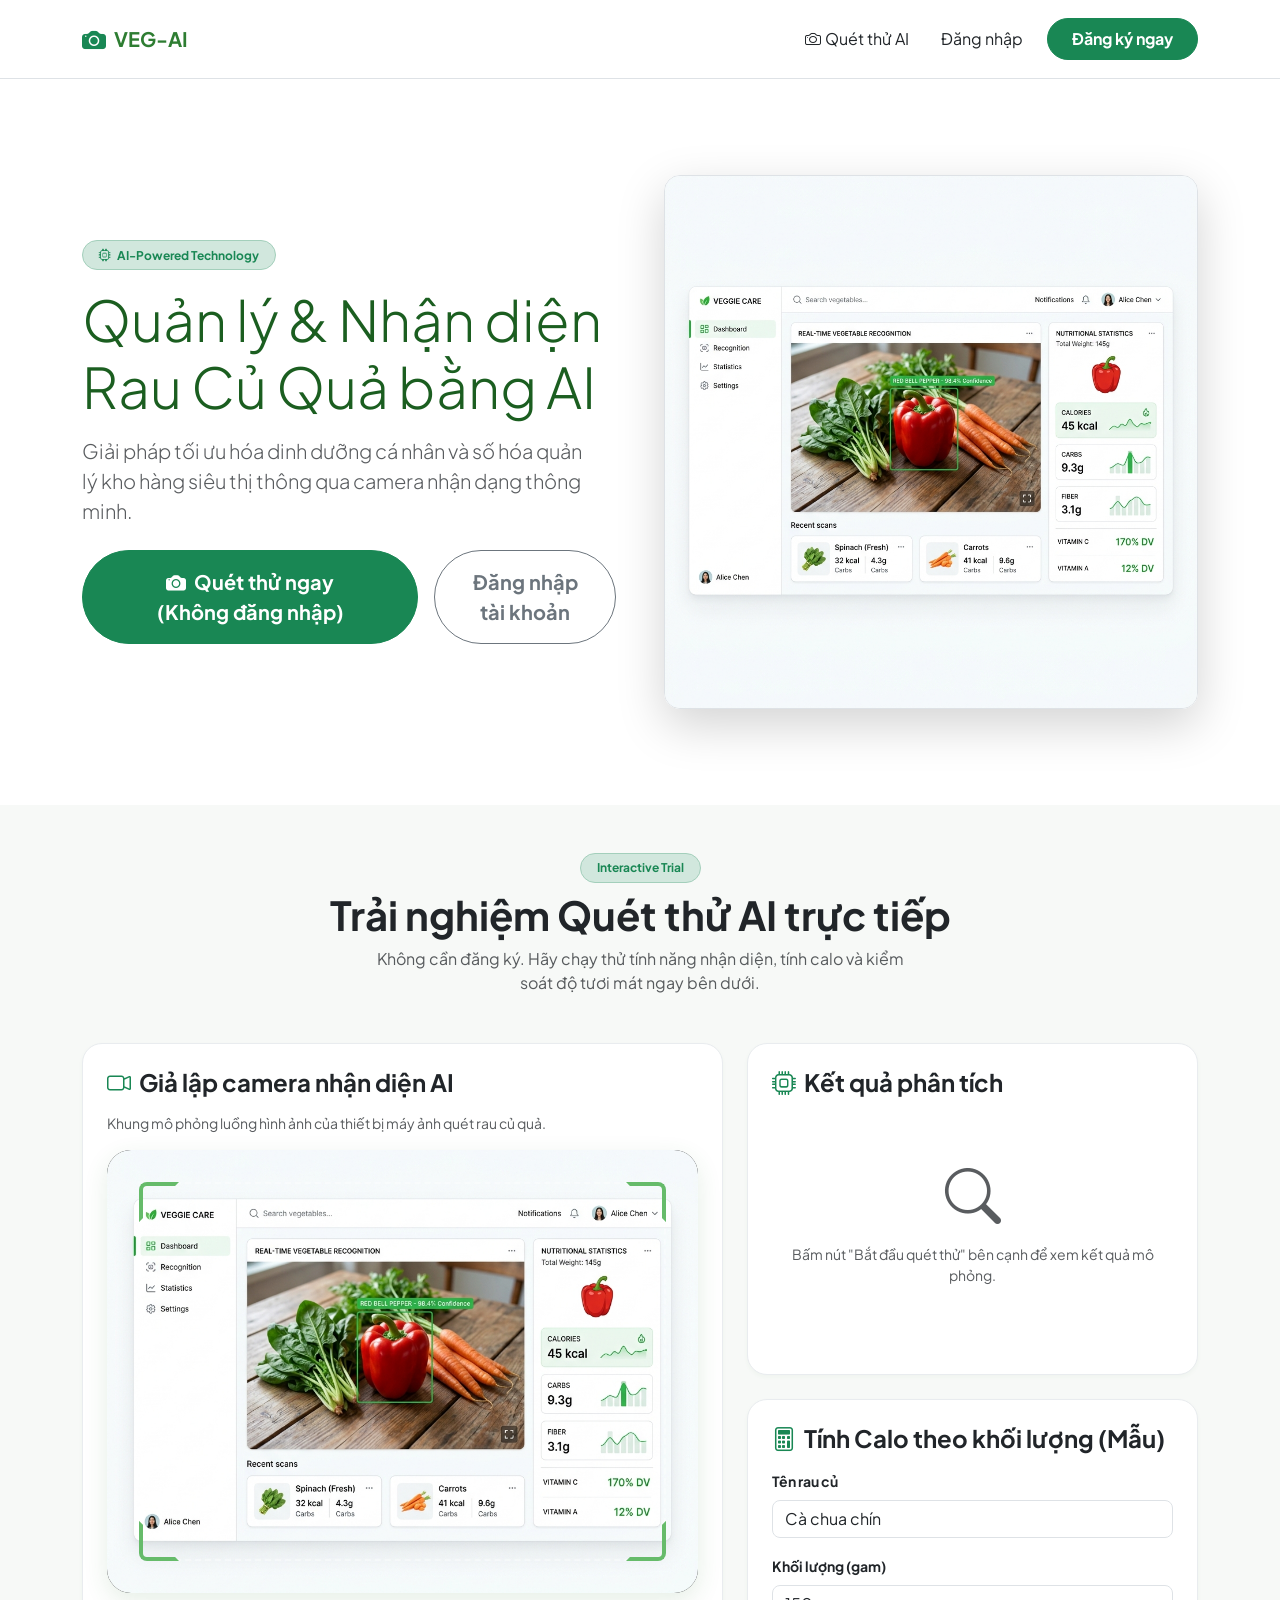
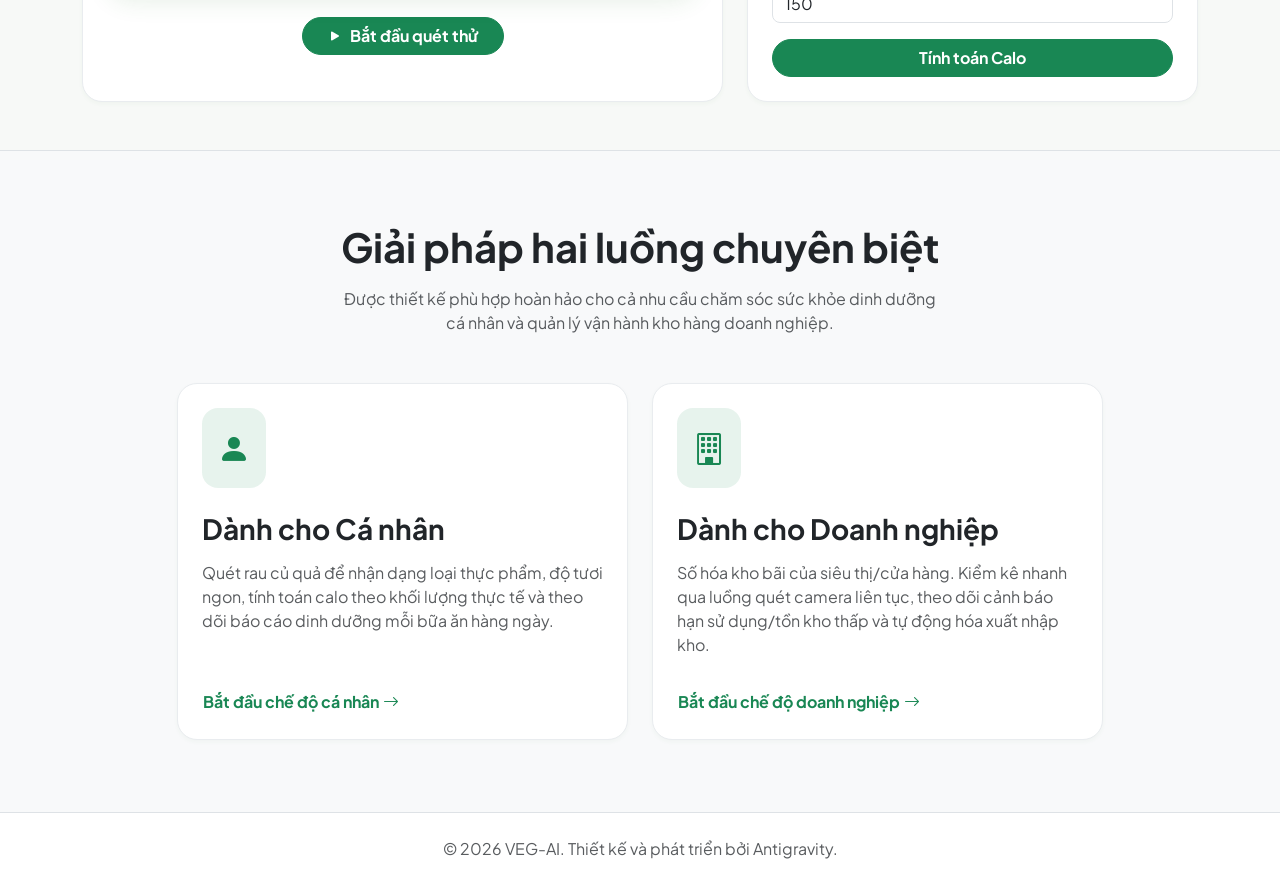
<file: index.html>
<!DOCTYPE html>
<html lang="vi">
<head>
    <meta charset="UTF-8">
    <meta name="viewport" content="width=device-width, initial-scale=1.0">
    <title>AI Vegetable - Hệ thống Nhận diện & Quản lý Rau Củ Quả bằng AI</title>
    <meta name="description" content="Nền tảng ứng dụng công nghệ trí tuệ nhân tạo để nhận dạng, theo dõi calo, và quản lý tồn kho rau củ sạch hiệu quả.">
    <!-- Bootstrap CSS -->
    <link href="https://cdn.jsdelivr.net/npm/bootstrap@5.3.2/dist/css/bootstrap.min.css" rel="stylesheet">
    <link href="https://cdn.jsdelivr.net/npm/bootstrap-icons@1.11.1/font/bootstrap-icons.css" rel="stylesheet">
    <link href="assets/css/style.css" rel="stylesheet">
</head>
<body class="bg-white">

    <!-- Header Navbar -->
    <nav class="navbar navbar-expand-lg navbar-light bg-white border-bottom py-3">
        <div class="container">
            <a class="navbar-brand d-flex align-items-center gap-2 fw-bold" href="index.html" style="color: var(--primary);">
                <i class="bi bi-camera-fill fs-4 text-success"></i>
                <span>VEG-AI</span>
            </a>
            <button class="navbar-toggler" type="button" data-bs-toggle="collapse" data-bs-target="#landingNav">
                <span class="navbar-toggler-icon"></span>
            </button>
            <div class="collapse navbar-collapse" id="landingNav">
                <ul class="navbar-nav ms-auto align-items-center gap-3 mt-3 mt-lg-0">
                    <li class="nav-item">
                        <a class="nav-link text-dark fw-500" href="#demo-scan"><i class="bi bi-camera me-1"></i>Quét thử AI</a>
                    </li>
                    <li class="nav-item">
                        <a class="nav-link text-dark fw-500" href="login.html">Đăng nhập</a>
                    </li>
                    <li class="nav-item">
                        <a class="btn btn-success px-4 py-2 rounded-pill fw-bold" href="login.html?tab=register">Đăng ký ngay</a>
                    </li>
                </ul>
            </div>
        </div>
    </nav>

    <!-- Hero Section -->
    <section class="py-5 my-md-5">
        <div class="container">
            <div class="row align-items-center g-5">
                <div class="col-lg-6">
                    <div class="badge bg-success-subtle text-success border border-success-subtle px-3 py-2 rounded-pill mb-3 fw-bold">
                        <i class="bi bi-cpu me-1"></i> AI-Powered Technology
                    </div>
                    <h1 class="display-4 fw-extrabold tracking-tight mb-3" style="color: var(--primary-dark); line-height: 1.2;">
                        Quản lý & Nhận diện<br>Rau Củ Quả bằng AI
                    </h1>
                    <p class="lead text-muted mb-4" style="max-width: 500px;">
                        Giải pháp tối ưu hóa dinh dưỡng cá nhân và số hóa quản lý kho hàng siêu thị thông qua camera nhận dạng thông minh.
                    </p>
                    <div class="d-flex flex-column flex-sm-row gap-3">
                        <a href="#demo-scan" class="btn btn-success btn-lg px-5 py-3 rounded-pill fw-bold shadow-md">
                            <i class="bi bi-camera-fill me-1"></i> Quét thử ngay (Không đăng nhập)
                        </a>
                        <a href="login.html" class="btn btn-outline-secondary btn-lg px-4 py-3 rounded-pill fw-bold">
                            Đăng nhập tài khoản
                        </a>
                    </div>
                </div>
                <div class="col-lg-6">
                    <div class="position-relative">
                        <div class="position-absolute top-50 start-50 translate-middle bg-success opacity-10 rounded-circle filter-blur" style="width: 400px; height: 400px; z-index: -1;"></div>
                        <img src="assets/images/hero.png" alt="AI Scan Mockup" class="img-fluid rounded-4 shadow-lg border">
                    </div>
                </div>
            </div>
        </div>
    </section>

    <!-- Try AI Scanner Demo Section (Embedded for Guests) -->
    <section id="demo-scan" class="py-5" style="background-color: var(--bg-light); scroll-margin-top: 20px;">
        <div class="container">
            <div class="text-center mb-5">
                <div class="badge bg-success-subtle text-success border border-success-subtle px-3 py-2 rounded-pill mb-2 fw-bold">
                    Interactive Trial
                </div>
                <h2 class="fw-bold display-6 mb-2">Trải nghiệm Quét thử AI trực tiếp</h2>
                <p class="text-muted" style="max-width: 550px; margin: 0 auto;">
                    Không cần đăng ký. Hãy chạy thử tính năng nhận diện, tính calo và kiểm soát độ tươi mát ngay bên dưới.
                </p>
            </div>

            <div class="row g-4">
                <!-- Left: Mock Camera Container -->
                <div class="col-lg-7">
                    <div class="card card-premium p-4 h-100">
                        <h4 class="fw-bold mb-3 d-flex align-items-center gap-2">
                            <i class="bi bi-camera-video text-success"></i> Giả lập camera nhận diện AI
                        </h4>
                        <p class="text-muted small">Khung mô phỏng luồng hình ảnh của thiết bị máy ảnh quét rau củ quả.</p>
                        
                        <div class="camera-container mb-4 position-relative">
                            <img src="assets/images/hero.png" class="camera-feed" alt="Camera mockup feed image">
                            <div class="camera-overlay">
                                <div class="camera-overlay-bottom-left"></div>
                                <div class="camera-overlay-bottom-right"></div>
                            </div>
                        </div>

                        <div class="d-flex justify-content-center gap-3">
                            <button id="btnMockScanHome" class="btn btn-success rounded-pill px-4 py-2.5 fw-bold shadow-md">
                                <i class="bi bi-play-fill me-1"></i> Bắt đầu quét thử
                            </button>
                        </div>
                    </div>
                </div>

                <!-- Right: Scan result details -->
                <div class="col-lg-5">
                    <!-- AI Results Output -->
                    <div class="card card-premium p-4 mb-4">
                        <h4 class="fw-bold mb-3 d-flex align-items-center gap-2">
                            <i class="bi bi-cpu text-success"></i> Kết quả phân tích
                        </h4>
                        
                        <div id="aiEmptyStateHome" class="text-center py-5">
                            <i class="bi bi-search text-muted display-4 mb-3 d-block"></i>
                            <p class="text-muted small">Bấm nút "Bắt đầu quét thử" bên cạnh để xem kết quả mô phỏng.</p>
                        </div>

                        <div id="aiResultStateHome" class="d-none">
                            <div class="d-flex justify-content-between align-items-center mb-3">
                                <h3 class="fw-bold text-success mb-0">Cà chua chín</h3>
                                <span class="badge bg-success rounded-pill">98% Match</span>
                            </div>

                            <div class="mb-4">
                                <label class="form-label small fw-bold d-flex justify-content-between">
                                    <span>Độ tươi ngon</span>
                                    <span>92% (Rất tươi)</span>
                                </label>
                                <div class="progress rounded-pill" style="height: 10px;">
                                    <div class="progress-bar bg-success" role="progressbar" style="width: 92%;"></div>
                                </div>
                            </div>

                            <h5 class="fw-bold mb-2">Dinh dưỡng (mỗi 100g)</h5>
                            <div class="table-responsive mb-3">
                                <table class="table table-bordered table-sm text-center mb-0">
                                    <thead class="table-light">
                                        <tr>
                                            <th>Calo</th>
                                            <th>Đạm</th>
                                            <th>Carb</th>
                                            <th>Béo</th>
                                        </tr>
                                    </thead>
                                    <tbody>
                                        <tr>
                                            <td>18 kcal</td>
                                            <td>0.9g</td>
                                            <td>3.9g</td>
                                            <td>0.2g</td>
                                        </tr>
                                    </tbody>
                                </table>
                            </div>

                            <div class="accordion" id="infoAccordionHome">
                                <div class="accordion-item">
                                    <h2 class="accordion-header">
                                        <button class="accordion-button" type="button" data-bs-toggle="collapse" data-bs-target="#collapsePreserveHome">
                                            Cách bảo quản
                                        </button>
                                    </h2>
                                    <div id="collapsePreserveHome" class="accordion-collapse collapse show" data-bs-parent="#infoAccordionHome">
                                        <div class="accordion-body text-muted small">
                                            Nên bảo quản ngăn mát tủ lạnh (4-6°C) và bọc lớp màng bọc thực phẩm bảo vệ ẩm.
                                        </div>
                                    </div>
                                </div>
                            </div>
                        </div>
                    </div>

                    <!-- Calorie Calculator Form -->
                    <div class="card card-premium p-4">
                        <h4 class="fw-bold mb-3 d-flex align-items-center gap-2">
                            <i class="bi bi-calculator text-success"></i> Tính Calo theo khối lượng (Mẫu)
                        </h4>
                        <form>
                            <div class="mb-3">
                                <label class="form-label fw-bold small">Tên rau củ</label>
                                <input type="text" id="calNameHome" class="form-control rounded-3" value="Cà chua chín" placeholder="Ví dụ: Cà chua, Khoai tây...">
                            </div>
                            <div class="mb-3">
                                <label class="form-label fw-bold small">Khối lượng (gam)</label>
                                <input type="number" id="calWeightHome" class="form-control rounded-3" value="150" min="1" placeholder="Nhập khối lượng">
                            </div>
                            <button type="button" id="btnCalcDemoHome" class="btn btn-success w-100 py-2.5 rounded-pill fw-bold">Tính toán Calo</button>
                        </form>
                        <div id="calCalcResultHome" class="alert alert-info d-none mt-3 mb-0" role="alert">
                            <strong>150g Cà chua chín</strong> chứa khoảng <strong>27 Calo</strong>
                        </div>
                    </div>
                </div>
            </div>
        </div>
    </section>

    <!-- Features Grid -->
    <section id="features" class="py-5 bg-light border-top border-bottom">
        <div class="container py-4">
            <div class="text-center mb-5">
                <h2 class="fw-bold display-6 mb-3">Giải pháp hai luồng chuyên biệt</h2>
                <p class="text-muted" style="max-width: 600px; margin: 0 auto;">
                    Được thiết kế phù hợp hoàn hảo cho cả nhu cầu chăm sóc sức khỏe dinh dưỡng cá nhân và quản lý vận hành kho hàng doanh nghiệp.
                </p>
            </div>
            <div class="row g-4 justify-content-center">
                <div class="col-md-5">
                    <div class="card card-premium p-4 h-100 d-flex flex-column justify-content-between">
                        <div>
                            <div class="d-inline-flex p-3 rounded-4 bg-success bg-opacity-10 text-success mb-4">
                                <i class="bi bi-person-fill fs-2"></i>
                            </div>
                            <h3 class="fw-bold mb-3">Dành cho Cá nhân</h3>
                            <p class="text-muted">
                                Quét rau củ quả để nhận dạng loại thực phẩm, độ tươi ngon, tính toán calo theo khối lượng thực tế và theo dõi báo cáo dinh dưỡng mỗi bữa ăn hàng ngày.
                            </p>
                        </div>
                        <a href="login.html?role=user" class="btn btn-link text-success fw-bold p-0 mt-3 d-flex align-items-center gap-1 text-decoration-none">
                            Bắt đầu chế độ cá nhân <i class="bi bi-arrow-right"></i>
                        </a>
                    </div>
                </div>
                <div class="col-md-5">
                    <div class="card card-premium p-4 h-100 d-flex flex-column justify-content-between">
                        <div>
                            <div class="d-inline-flex p-3 rounded-4 bg-success bg-opacity-10 text-success mb-4">
                                <i class="bi bi-building fs-2"></i>
                            </div>
                            <h3 class="fw-bold mb-3">Dành cho Doanh nghiệp</h3>
                            <p class="text-muted">
                                Số hóa kho bãi của siêu thị/cửa hàng. Kiểm kê nhanh qua luồng quét camera liên tục, theo dõi cảnh báo hạn sử dụng/tồn kho thấp và tự động hóa xuất nhập kho.
                            </p>
                        </div>
                        <a href="login.html?role=enterprise" class="btn btn-link text-success fw-bold p-0 mt-3 d-flex align-items-center gap-1 text-decoration-none">
                            Bắt đầu chế độ doanh nghiệp <i class="bi bi-arrow-right"></i>
                        </a>
                    </div>
                </div>
            </div>
        </div>
    </section>

    <!-- Footer -->
    <footer class="py-4 bg-white">
        <div class="container text-center">
            <p class="text-muted mb-0">&copy; 2026 VEG-AI. Thiết kế và phát triển bởi Antigravity.</p>
        </div>
    </footer>

    <!-- Bootstrap JS Bundle -->
    <script src="https://cdn.jsdelivr.net/npm/bootstrap@5.3.2/dist/js/bootstrap.bundle.min.js"></script>
    <script src="assets/js/mock-data.js"></script>
    <script src="assets/js/app.js"></script>

    <script>
        document.addEventListener("DOMContentLoaded", () => {
            // Action mock scans
            document.getElementById("btnMockScanHome").addEventListener("click", function() {
                document.getElementById("aiEmptyStateHome").classList.add("d-none");
                document.getElementById("aiResultStateHome").classList.remove("d-none");
            });

            document.getElementById("btnCalcDemoHome").addEventListener("click", function() {
                const name = document.getElementById("calNameHome").value.trim() || "Rau củ";
                const weightVal = parseFloat(document.getElementById("calWeightHome").value) || 0;
                
                const lowerName = name.toLowerCase();
                let calPerGram = 0.3; // default rate
                if (lowerName.includes("cà chua") || lowerName.includes("tomato")) {
                    calPerGram = 0.18;
                } else if (lowerName.includes("bông cải") || lowerName.includes("broccoli") || lowerName.includes("súp lơ")) {
                    calPerGram = 0.34;
                } else if (lowerName.includes("khoai tây") || lowerName.includes("potato")) {
                    calPerGram = 0.77;
                } else if (lowerName.includes("cà rốt") || lowerName.includes("carrot")) {
                    calPerGram = 0.41;
                }
                
                const calResult = Math.round(weightVal * calPerGram);
                const resultBox = document.getElementById("calCalcResultHome");
                resultBox.innerHTML = `<strong>${weightVal}g ${name}</strong> chứa khoảng <strong>${calResult} Calo</strong>`;
                resultBox.classList.remove("d-none");
            });
        });
    </script>
</body>
</html>
</file>
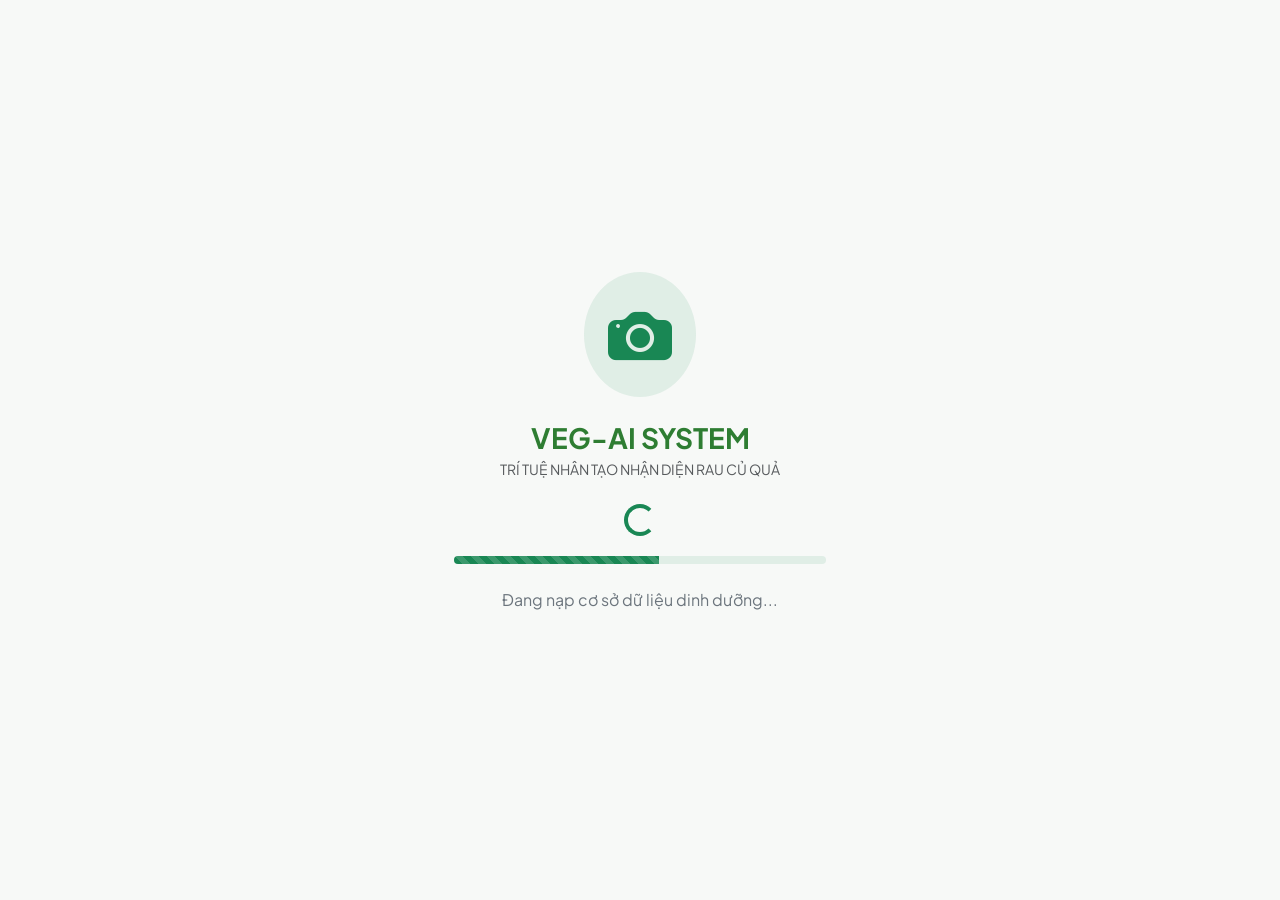
<file: loading.html>
<!DOCTYPE html>
<html lang="vi">
<head>
    <meta charset="UTF-8">
    <meta name="viewport" content="width=device-width, initial-scale=1.0">
    <title>Đang tải hệ thống - VEG-AI</title>
    <!-- Bootstrap CSS -->
    <link href="https://cdn.jsdelivr.net/npm/bootstrap@5.3.2/dist/css/bootstrap.min.css" rel="stylesheet">
    <link href="https://cdn.jsdelivr.net/npm/bootstrap-icons@1.11.1/font/bootstrap-icons.css" rel="stylesheet">
    <link href="assets/css/style.css" rel="stylesheet">
</head>
<body class="d-flex align-items-center justify-content-center min-vh-100" style="background-color: var(--bg-light);">

    <div class="text-center p-4" style="max-width: 420px; width: 100%;">
        <!-- Brand Logo Icon -->
        <div class="d-inline-flex p-4 rounded-circle bg-success bg-opacity-10 text-success mb-4">
            <i class="bi bi-camera-fill display-3"></i>
        </div>

        <h3 class="fw-bold mb-1" style="color: var(--primary);">VEG-AI SYSTEM</h3>
        <p class="text-muted mb-4 small">TRÍ TUỆ NHÂN TẠO NHẬN DIỆN RAU CỦ QUẢ</p>

        <!-- Spinner & Bar -->
        <div class="mb-4">
            <div class="spinner-border text-success mb-3" role="status">
                <span class="visually-hidden">Loading...</span>
            </div>
            <div class="progress rounded-pill bg-success bg-opacity-10" style="height: 8px;">
                <div id="loadingBar" class="progress-bar progress-bar-striped progress-bar-animated bg-success" role="progressbar" style="width: 0%;"></div>
            </div>
        </div>

        <p id="loadingTagline" class="fw-500 text-secondary" style="min-height: 24px;">Đang kết nối hệ thống...</p>
    </div>

    <!-- Bootstrap JS Bundle -->
    <script src="https://cdn.jsdelivr.net/npm/bootstrap@5.3.2/dist/js/bootstrap.bundle.min.js"></script>
    <script src="assets/js/app.js"></script>

    <script>
        document.addEventListener("DOMContentLoaded", () => {
            const role = localStorage.getItem("userRole") || "user";
            const loadingBar = document.getElementById("loadingBar");
            const loadingTagline = document.getElementById("loadingTagline");

            const taglines = [
                { progress: 0, text: "Đang khởi tạo camera và cảm biến AI..." },
                { progress: 25, text: "Đang tải mô hình mạng nơ-ron nhận dạng..." },
                { progress: 55, text: "Đang nạp cơ sở dữ liệu dinh dưỡng..." },
                { progress: 80, text: "Đang thiết lập cấu hình giao diện..." },
                { progress: 100, text: "Đang truy cập tài khoản..." }
            ];

            let currentProgress = 0;
            const duration = 2000; 
            const intervalTime = 50; 
            const step = 100 / (duration / intervalTime);

            const timer = setInterval(() => {
                currentProgress += step;
                if (currentProgress >= 100) {
                    currentProgress = 100;
                    clearInterval(timer);
                    
                    setTimeout(() => {
                        if (role === "enterprise") {
                            window.location.href = "/enterprise/dashboard.html";
                        } else {
                            window.location.href = "/user/dashboard.html";
                        }
                    }, 200);
                }

                loadingBar.style.width = currentProgress + "%";

                let activeText = taglines[0].text;
                for (let i = 0; i < taglines.length; i++) {
                    if (currentProgress >= taglines[i].progress) {
                        activeText = taglines[i].text;
                    }
                }
                loadingTagline.textContent = activeText;
            }, intervalTime);
        });
    </script>
</body>
</html>
</file>
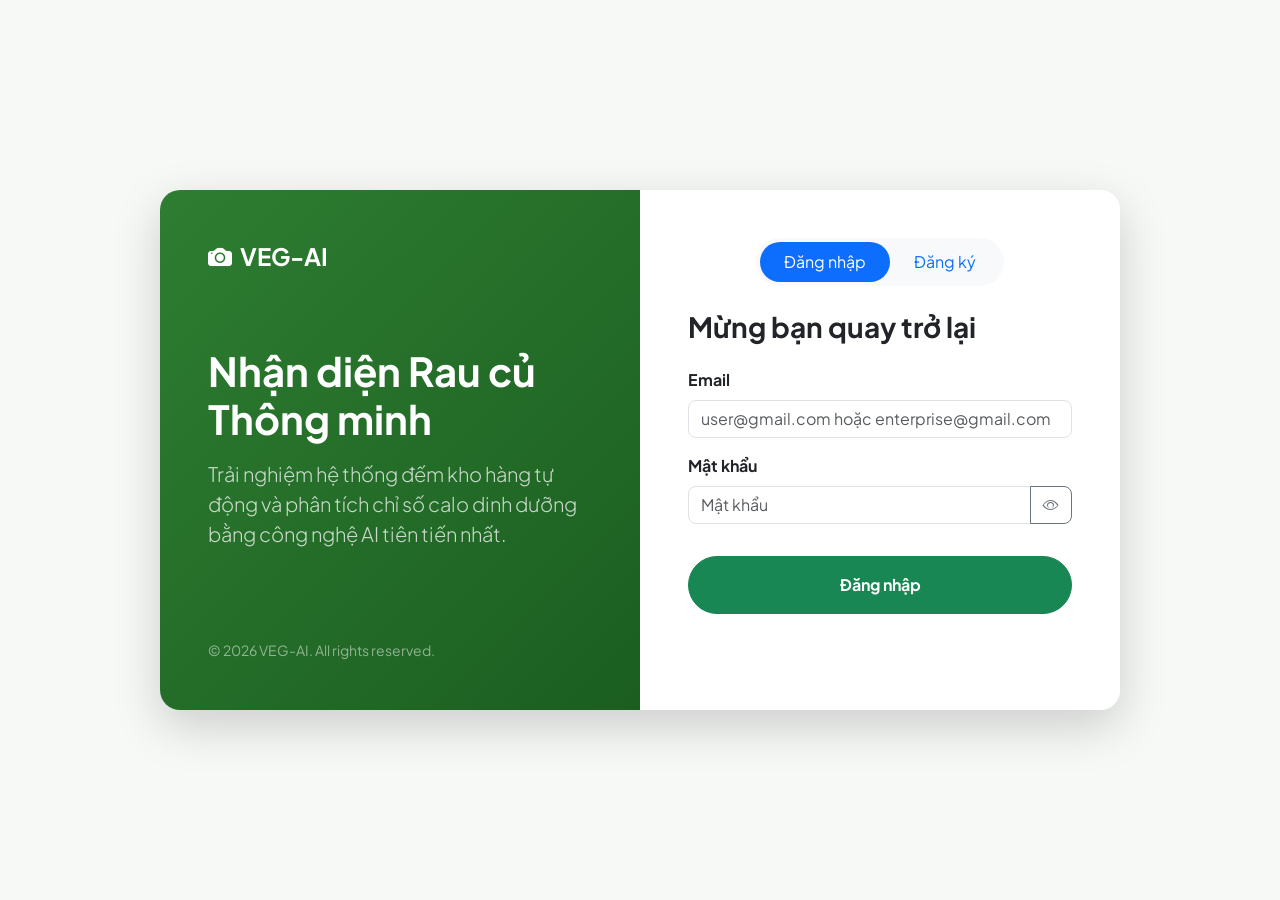
<file: login.html>
<!DOCTYPE html>
<html lang="vi">
<head>
    <meta charset="UTF-8">
    <meta name="viewport" content="width=device-width, initial-scale=1.0">
    <title>Đăng nhập / Đăng ký - VEG-AI</title>
    <!-- Bootstrap CSS -->
    <link href="https://cdn.jsdelivr.net/npm/bootstrap@5.3.2/dist/css/bootstrap.min.css" rel="stylesheet">
    <link href="https://cdn.jsdelivr.net/npm/bootstrap-icons@1.11.1/font/bootstrap-icons.css" rel="stylesheet">
    <link href="assets/css/style.css" rel="stylesheet">
</head>
<body class="d-flex align-items-center justify-content-center min-vh-100 py-5" style="background-color: var(--bg-light);">

    <div class="container">
        <div class="card card-premium overflow-hidden border-0 shadow-lg mx-auto" style="max-width: 960px;">
            <div class="row g-0">
                <!-- Banner Column -->
                <div class="col-lg-6 d-none d-lg-flex flex-column justify-content-between p-5 text-white" 
                     style="background: linear-gradient(135deg, var(--primary) 0%, var(--primary-dark) 100%); min-height: 520px;">
                    <div>
                        <a href="index.html" class="d-flex align-items-center gap-2 text-white text-decoration-none fw-bold fs-4">
                            <i class="bi bi-camera-fill"></i>
                            <span>VEG-AI</span>
                        </a>
                    </div>
                    <div class="my-auto py-5">
                        <h2 class="display-6 fw-bold mb-3">Nhận diện Rau củ Thông minh</h2>
                        <p class="lead opacity-75">
                            Trải nghiệm hệ thống đếm kho hàng tự động và phân tích chỉ số calo dinh dưỡng bằng công nghệ AI tiên tiến nhất.
                        </p>
                    </div>
                    <div>
                        <small class="opacity-50">&copy; 2026 VEG-AI. All rights reserved.</small>
                    </div>
                </div>

                <!-- Form Column -->
                <div class="col-lg-6 p-4 p-md-5 bg-white">
                    <!-- Segmented Form Select -->
                    <div class="d-flex justify-content-center mb-4">
                        <div class="nav nav-pills bg-light p-1 rounded-pill" id="auth-tab" role="tablist">
                            <button class="nav-link active rounded-pill px-4" id="login-tab-btn" data-bs-toggle="pill" data-bs-target="#login-panel" type="button">Đăng nhập</button>
                            <button class="nav-link rounded-pill px-4" id="register-tab-btn" data-bs-toggle="pill" data-bs-target="#register-panel" type="button">Đăng ký</button>
                        </div>
                    </div>

                    <div class="tab-content" id="auth-tabContent">
                        <!-- LOGIN PANEL -->
                        <div class="tab-pane fade show active" id="login-panel" role="tabpanel">
                            <h3 class="fw-bold mb-4">Mừng bạn quay trở lại</h3>
                            <form id="loginForm">
                                <div class="mb-3">
                                    <label for="loginEmail" class="form-label fw-bold">Email</label>
                                    <input type="email" class="form-control rounded-3" id="loginEmail" placeholder="user@gmail.com hoặc enterprise@gmail.com" required>
                                </div>
                                <div class="mb-3">
                                    <label for="loginPassword" class="form-label fw-bold">Mật khẩu</label>
                                    <div class="input-group">
                                        <input type="password" class="form-control rounded-start-3" id="loginPassword" placeholder="Mật khẩu" required>
                                        <button class="btn btn-outline-secondary rounded-end-3 toggle-password-btn" type="button">
                                            <i class="bi bi-eye"></i>
                                        </button>
                                    </div>
                                </div>
                                <button type="submit" class="btn btn-success w-100 py-3 rounded-pill fw-bold mt-3 shadow-md">Đăng nhập</button>
                            </form>
                        </div>

                        <!-- REGISTER PANEL -->
                        <div class="tab-pane fade" id="register-panel" role="tabpanel">
                            <h3 class="fw-bold mb-3">Tạo tài khoản mới</h3>
                            
                            <!-- Role Switcher -->
                            <div class="mb-3">
                                <label class="form-label fw-bold d-block">Loại tài khoản</label>
                                <div class="btn-group w-100" role="group">
                                    <input type="radio" class="btn-check" name="regRole" id="regRoleUser" value="user" checked>
                                    <label class="btn btn-outline-success py-2 rounded-start-pill" for="regRoleUser">Cá nhân</label>
                                    <input type="radio" class="btn-check" name="regRole" id="regRoleEnterprise" value="enterprise">
                                    <label class="btn btn-outline-success py-2 rounded-end-pill" for="regRoleEnterprise">Doanh nghiệp</label>
                                </div>
                            </div>

                            <form id="registerForm">
                                <div class="mb-2">
                                    <label for="regName" class="form-label fw-bold">Họ và Tên / Tên liên hệ</label>
                                    <input type="text" class="form-control rounded-3" id="regName" placeholder="Nhập tên của bạn" required>
                                </div>
                                <div class="mb-2">
                                    <label for="regEmail" class="form-label fw-bold">Email</label>
                                    <input type="email" class="form-control rounded-3" id="regEmail" placeholder="example@gmail.com" required>
                                </div>
                                <div class="mb-2">
                                    <label for="regPassword" class="form-label fw-bold">Mật khẩu</label>
                                    <div class="input-group">
                                        <input type="password" class="form-control rounded-start-3" id="regPassword" placeholder="Mật khẩu" required>
                                        <button class="btn btn-outline-secondary rounded-end-3 toggle-password-btn" type="button">
                                            <i class="bi bi-eye"></i>
                                        </button>
                                    </div>
                                </div>

                                <!-- Enterprise Additional Fields (Hidden by default) -->
                                <div id="enterpriseFields" class="d-none border-top pt-2 mt-2">
                                    <div class="mb-2">
                                        <label for="regCompany" class="form-label fw-bold text-success">Tên doanh nghiệp</label>
                                        <input type="text" class="form-control rounded-3 border-success" id="regCompany" placeholder="Tên công ty hoặc cửa hàng">
                                    </div>
                                    <div class="mb-2">
                                        <label for="regTax" class="form-label fw-bold text-success">Mã số thuế</label>
                                        <input type="text" class="form-control rounded-3 border-success" id="regTax" placeholder="Nhập mã số thuế">
                                    </div>
                                    <div class="mb-2">
                                        <label for="regAddress" class="form-label fw-bold text-success">Địa chỉ kho hàng</label>
                                        <input type="text" class="form-control rounded-3 border-success" id="regAddress" placeholder="Địa chỉ chi tiết kho hàng">
                                    </div>
                                </div>

                                <button type="submit" class="btn btn-success w-100 py-3 rounded-pill fw-bold mt-3 shadow-md">Đăng ký tài khoản</button>
                            </form>
                        </div>
                    </div>
                </div>
            </div>
        </div>
    </div>

    <!-- Bootstrap JS Bundle -->
    <script src="https://cdn.jsdelivr.net/npm/bootstrap@5.3.2/dist/js/bootstrap.bundle.min.js"></script>
    <script src="assets/js/app.js"></script>

    <script>
        document.addEventListener("DOMContentLoaded", () => {
            const urlParams = new URLSearchParams(window.location.search);
            const queryRole = urlParams.get("role");
            if (queryRole === "user") {
                document.getElementById("loginEmail").value = "user@gmail.com";
            } else if (queryRole === "enterprise") {
                document.getElementById("loginEmail").value = "enterprise@gmail.com";
            }

            // Toggle Password View Icon
            const pwdToggleBtns = document.querySelectorAll(".toggle-password-btn");
            pwdToggleBtns.forEach(btn => {
                btn.addEventListener("click", () => {
                    const input = btn.previousElementSibling;
                    const icon = btn.querySelector("i");
                    if (input.type === "password") {
                        input.type = "text";
                        icon.classList.replace("bi-eye", "bi-eye-slash");
                    } else {
                        input.type = "password";
                        icon.classList.replace("bi-eye-slash", "bi-eye");
                    }
                });
            });

            // Toggle Enterprise Registration Extra Fields
            const regRoleUser = document.getElementById("regRoleUser");
            const regRoleEnterprise = document.getElementById("regRoleEnterprise");
            const enterpriseFields = document.getElementById("enterpriseFields");
            
            regRoleUser.addEventListener("change", () => {
                enterpriseFields.classList.add("d-none");
            });
            regRoleEnterprise.addEventListener("change", () => {
                enterpriseFields.classList.remove("d-none");
            });

            // Handle Login Form
            const loginForm = document.getElementById("loginForm");
            loginForm.addEventListener("submit", (e) => {
                e.preventDefault();
                const email = document.getElementById("loginEmail").value.toLowerCase();
                
                // Static role selection helper based on email string
                const role = email.includes("enterprise") ? "enterprise" : "user";
                localStorage.setItem("userRole", role);
                window.location.href = "/loading.html";
            });

            // Handle Register Form
            const registerForm = document.getElementById("registerForm");
            registerForm.addEventListener("submit", (e) => {
                e.preventDefault();
                const role = document.querySelector('input[name="regRole"]:checked').value;
                localStorage.setItem("userRole", role);
                window.location.href = "/loading.html";
            });
        });
    </script>

</body>
</html>
</file>
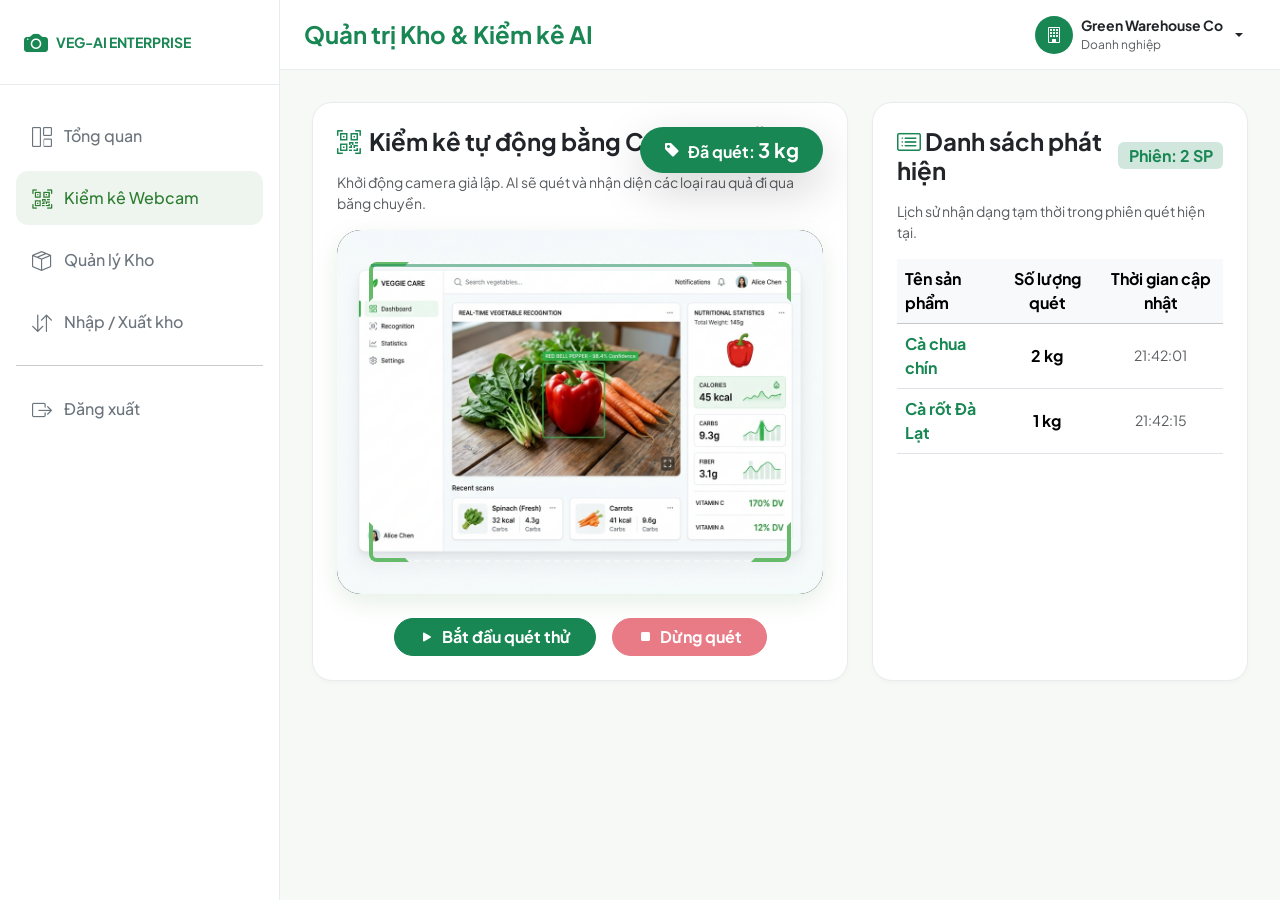
<file: enterprise/inventory-scan.html>
<!DOCTYPE html>
<html lang="vi">
<head>
    <meta charset="UTF-8">
    <meta name="viewport" content="width=device-width, initial-scale=1.0">
    <title>Kiểm kê Webcam - VEG-AI</title>
    <!-- Bootstrap CSS -->
    <link href="https://cdn.jsdelivr.net/npm/bootstrap@5.3.2/dist/css/bootstrap.min.css" rel="stylesheet">
    <link href="https://cdn.jsdelivr.net/npm/bootstrap-icons@1.11.1/font/bootstrap-icons.css" rel="stylesheet">
    <link href="../assets/css/style.css" rel="stylesheet">
</head>
<body>

    <div class="app-wrapper">
        <!-- Sidebar Navigation Drawer -->
        <aside class="sidebar enterprise-theme">
            <div class="sidebar-header d-flex align-items-center gap-2">
                <i class="bi bi-camera-fill fs-4 text-success"></i>
                <span class="fw-bold small text-success">VEG-AI ENTERPRISE</span>
            </div>
            <div class="sidebar-menu">
                <a href="../enterprise/dashboard.html" class="sidebar-link"><i class="bi bi-grid-1x2"></i>Tổng quan</a>
                <a href="../enterprise/inventory-scan.html" class="sidebar-link active"><i class="bi bi-qr-code-scan"></i>Kiểm kê Webcam</a>
                <a href="../enterprise/warehouse.html" class="sidebar-link"><i class="bi bi-box-seam"></i>Quản lý Kho</a>
                <a href="../enterprise/stock-transactions.html" class="sidebar-link"><i class="bi bi-arrow-down-up"></i>Nhập / Xuất kho</a>
                <hr style="border-color: #2d3c30;">
                <a href="#" class="sidebar-link btn-logout-trigger"><i class="bi bi-box-arrow-right"></i>Đăng xuất</a>
            </div>
        </aside>

        <!-- Main Panel Content -->
        <div class="main-content">
            <header class="top-navbar enterprise-theme">
                <button class="btn d-lg-none text-dark" type="button" data-bs-toggle="offcanvas" data-bs-target="#mobileSidebar">
                    <i class="bi bi-list fs-3"></i>
                </button>
                <h4 class="fw-bold text-success mb-0 d-none d-sm-block">Quản trị Kho & Kiểm kê AI</h4>
                <div class="dropdown">
                    <button class="btn d-flex align-items-center gap-2 dropdown-toggle text-dark" type="button" data-bs-toggle="dropdown">
                        <div class="rounded-circle bg-success text-white d-flex align-items-center justify-content-center" style="width: 38px; height: 38px;">
                            <i class="bi bi-building"></i>
                        </div>
                        <div class="text-start d-none d-sm-block">
                            <div class="fw-bold small current-username">Green Warehouse Co</div>
                            <div class="text-muted small" style="font-size: 0.75rem;"><span class="current-role">Doanh nghiệp</span></div>
                        </div>
                    </button>
                    <ul class="dropdown-menu dropdown-menu-end shadow border-0 mt-2">
                        <li><a class="dropdown-item" href="#"><i class="bi bi-person me-2"></i>Hồ sơ</a></li>
                        <li><a class="dropdown-item" href="#"><i class="bi bi-gear me-2"></i>Cài đặt</a></li>
                        <li><hr class="dropdown-divider"></li>
                        <li><a class="dropdown-item btn-logout-trigger" href="#"><i class="bi bi-box-arrow-right me-2"></i>Đăng xuất</a></li>
                    </ul>
                </div>
            </header>

            <main class="content-body">
                <div class="row g-4">
                    <!-- Left Column: Live camera feed mock -->
                    <div class="col-xl-7 col-lg-6">
                        <div class="card card-premium p-4 h-100 position-relative">
                            <h4 class="fw-bold mb-3 d-flex align-items-center gap-2">
                                <i class="bi bi-qr-code-scan text-success"></i> Kiểm kê tự động bằng Camera (Mẫu)
                            </h4>
                            <p class="text-muted small">Khởi động camera giả lập. AI sẽ quét và nhận diện các loại rau quả đi qua băng chuyền.</p>

                            <!-- Webcam feed wrapper -->
                            <div class="camera-container mb-4 position-relative">
                                <img src="../assets/images/hero.png" class="camera-feed" alt="Camera Feed Mockup">
                                <div class="camera-overlay">
                                    <div class="camera-overlay-bottom-left"></div>
                                    <div class="camera-overlay-bottom-right"></div>
                                    <div id="scannerLine" class="position-absolute w-100 bg-success opacity-50" style="height: 3px; top: 0; left: 0; animation: scanLineMove 2s infinite linear;"></div>
                                </div>
                            </div>

                            <!-- Floating Counters -->
                            <div class="position-absolute top-0 end-0 m-4 bg-success text-white px-4 py-2 rounded-pill fw-bold shadow-lg d-flex align-items-center gap-2" style="z-index: 10;">
                                <i class="bi bi-tag-fill animate-pulse"></i>
                                <span>Đã quét: <span id="scanCounter" class="fs-5">3 kg</span></span>
                            </div>

                            <div class="d-flex flex-wrap justify-content-center gap-3">
                                <button id="btnStartScan" class="btn btn-success rounded-pill px-4 fw-bold">
                                    <i class="bi bi-play-fill me-1"></i> Bắt đầu quét thử
                                </button>
                                <button class="btn btn-danger rounded-pill px-4 fw-bold" disabled>
                                    <i class="bi bi-stop-fill me-1"></i> Dừng quét
                                </button>
                            </div>
                        </div>
                    </div>

                    <!-- Right Column: Live scan log -->
                    <div class="col-xl-5 col-lg-6">
                        <div class="card card-premium p-4 h-100">
                            <h4 class="fw-bold mb-3 d-flex align-items-center justify-content-between">
                                <span><i class="bi bi-card-list text-success"></i> Danh sách phát hiện</span>
                                <span class="badge bg-success-subtle text-success fs-6 fw-bold">Phiên: 2 SP</span>
                            </h4>
                            <p class="text-muted small">Lịch sử nhận dạng tạm thời trong phiên quét hiện tại.</p>

                            <div class="table-responsive flex-grow-1" style="max-height: 380px; overflow-y: auto;">
                                <table class="table table-hover align-middle mb-0 text-center">
                                    <thead class="table-light">
                                        <tr>
                                            <th class="text-start">Tên sản phẩm</th>
                                            <th>Số lượng quét</th>
                                            <th>Thời gian cập nhật</th>
                                        </tr>
                                    </thead>
                                    <tbody id="scanLogBody">
                                        <tr>
                                            <td class="text-start fw-bold text-success">Cà chua chín</td>
                                            <td class="fw-bold">2 kg</td>
                                            <td class="small text-muted">21:42:01</td>
                                        </tr>
                                        <tr>
                                            <td class="text-start fw-bold text-success">Cà rốt Đà Lạt</td>
                                            <td class="fw-bold">1 kg</td>
                                            <td class="small text-muted">21:42:15</td>
                                        </tr>
                                    </tbody>
                                </table>
                            </div>
                        </div>
                    </div>
                </div>
            </main>
        </div>
    </div>

    <!-- Mobile Drawer -->
    <div class="offcanvas offcanvas-start" tabindex="-1" id="mobileSidebar" aria-labelledby="mobileSidebarLabel">
        <div class="offcanvas-header border-bottom">
            <h5 class="offcanvas-title fw-bold" id="mobileSidebarLabel" style="color: var(--primary);">VEG-AI</h5>
            <button type="button" class="btn-close text-reset" data-bs-dismiss="offcanvas" aria-label="Close"></button>
        </div>
        <div class="offcanvas-body p-0">
            <div class="sidebar enterprise-theme" style="width: 100%; border: none;">
                <div class="sidebar-header d-flex align-items-center gap-2">
                    <i class="bi bi-camera-fill fs-4 text-success"></i>
                    <span class="fw-bold small text-success">VEG-AI ENTERPRISE</span>
                </div>
                <div class="sidebar-menu">
                    <a href="../enterprise/dashboard.html" class="sidebar-link"><i class="bi bi-grid-1x2"></i>Tổng quan</a>
                    <a href="../enterprise/inventory-scan.html" class="sidebar-link active"><i class="bi bi-qr-code-scan"></i>Kiểm kê Webcam</a>
                    <a href="../enterprise/warehouse.html" class="sidebar-link"><i class="bi bi-box-seam"></i>Quản lý Kho</a>
                    <a href="../enterprise/stock-transactions.html" class="sidebar-link"><i class="bi bi-arrow-down-up"></i>Nhập / Xuất kho</a>
                    <hr style="border-color: #2d3c30;">
                    <a href="#" class="sidebar-link btn-logout-trigger"><i class="bi bi-box-arrow-right"></i>Đăng xuất</a>
                </div>
            </div>
        </div>
    </div>

    <!-- CSS animation for scanning line -->
    <style>
        @keyframes scanLineMove {
            0% { top: 0%; }
            50% { top: 100%; }
            100% { top: 0%; }
        }
    </style>

    <!-- Bootstrap JS Bundle -->
    <script src="https://cdn.jsdelivr.net/npm/bootstrap@5.3.2/dist/js/bootstrap.bundle.min.js"></script>
    <script src="../assets/js/app.js"></script>
</body>
</html>
</file>
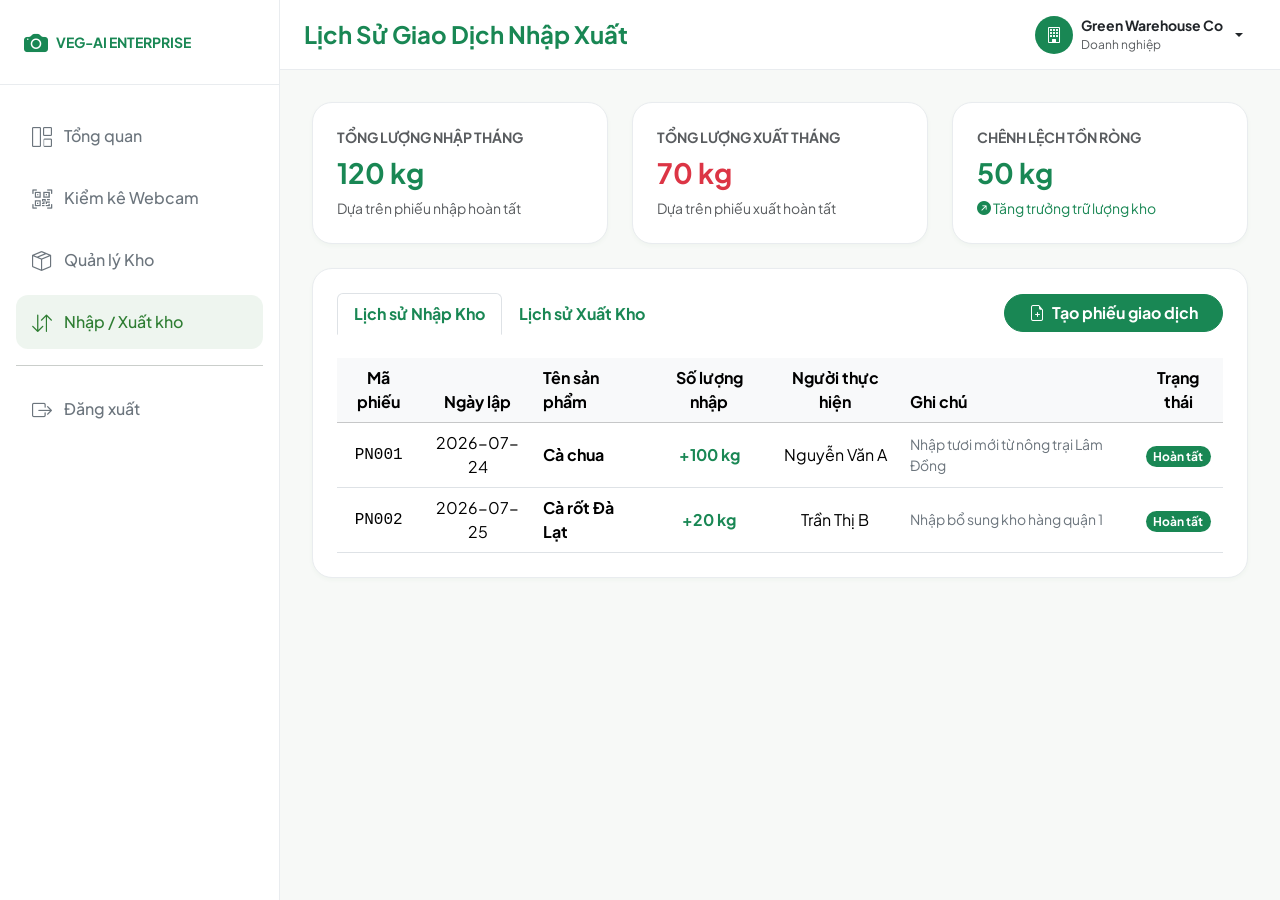
<file: enterprise/stock-transactions.html>
<!DOCTYPE html>
<html lang="vi">
<head>
    <meta charset="UTF-8">
    <meta name="viewport" content="width=device-width, initial-scale=1.0">
    <title>Nhập Xuất Kho - VEG-AI</title>
    <!-- Bootstrap CSS -->
    <link href="https://cdn.jsdelivr.net/npm/bootstrap@5.3.2/dist/css/bootstrap.min.css" rel="stylesheet">
    <link href="https://cdn.jsdelivr.net/npm/bootstrap-icons@1.11.1/font/bootstrap-icons.css" rel="stylesheet">
    <link href="../assets/css/style.css" rel="stylesheet">
</head>
<body>

    <div class="app-wrapper">
        <!-- Sidebar Navigation Drawer -->
        <aside class="sidebar enterprise-theme">
            <div class="sidebar-header d-flex align-items-center gap-2">
                <i class="bi bi-camera-fill fs-4 text-success"></i>
                <span class="fw-bold small text-success">VEG-AI ENTERPRISE</span>
            </div>
            <div class="sidebar-menu">
                <a href="../enterprise/dashboard.html" class="sidebar-link"><i class="bi bi-grid-1x2"></i>Tổng quan</a>
                <a href="../enterprise/inventory-scan.html" class="sidebar-link"><i class="bi bi-qr-code-scan"></i>Kiểm kê Webcam</a>
                <a href="../enterprise/warehouse.html" class="sidebar-link active"><i class="bi bi-box-seam"></i>Quản lý Kho</a>
                <a href="../enterprise/stock-transactions.html" class="sidebar-link active"><i class="bi bi-arrow-down-up"></i>Nhập / Xuất kho</a>
                <hr style="border-color: #2d3c30;">
                <a href="#" class="sidebar-link btn-logout-trigger"><i class="bi bi-box-arrow-right"></i>Đăng xuất</a>
            </div>
        </aside>

        <!-- Main Panel Content -->
        <div class="main-content">
            <header class="top-navbar enterprise-theme">
                <button class="btn d-lg-none text-dark" type="button" data-bs-toggle="offcanvas" data-bs-target="#mobileSidebar">
                    <i class="bi bi-list fs-3"></i>
                </button>
                <h4 class="fw-bold text-success mb-0 d-none d-sm-block">Lịch Sử Giao Dịch Nhập Xuất</h4>
                <div class="dropdown">
                    <button class="btn d-flex align-items-center gap-2 dropdown-toggle text-dark" type="button" data-bs-toggle="dropdown">
                        <div class="rounded-circle bg-success text-white d-flex align-items-center justify-content-center" style="width: 38px; height: 38px;">
                            <i class="bi bi-building"></i>
                        </div>
                        <div class="text-start d-none d-sm-block">
                            <div class="fw-bold small current-username">Green Warehouse Co</div>
                            <div class="text-muted small" style="font-size: 0.75rem;"><span class="current-role">Doanh nghiệp</span></div>
                        </div>
                    </button>
                    <ul class="dropdown-menu dropdown-menu-end shadow border-0 mt-2">
                        <li><a class="dropdown-item" href="#"><i class="bi bi-person me-2"></i>Hồ sơ</a></li>
                        <li><a class="dropdown-item" href="#"><i class="bi bi-gear me-2"></i>Cài đặt</a></li>
                        <li><hr class="dropdown-divider"></li>
                        <li><a class="dropdown-item btn-logout-trigger" href="#"><i class="bi bi-box-arrow-right me-2"></i>Đăng xuất</a></li>
                    </ul>
                </div>
            </header>

            <main class="content-body">
                <!-- Summary Metrics Row -->
                <div class="row g-4 mb-4">
                    <div class="col-md-4">
                        <div class="card card-premium p-4">
                            <div class="text-muted small fw-bold mb-2">TỔNG LƯỢNG NHẬP THÁNG</div>
                            <h3 class="fw-bold text-success">120 kg</h3>
                            <span class="text-muted small">Dựa trên phiếu nhập hoàn tất</span>
                        </div>
                    </div>
                    <div class="col-md-4">
                        <div class="card card-premium p-4">
                            <div class="text-muted small fw-bold mb-2">TỔNG LƯỢNG XUẤT THÁNG</div>
                            <h3 class="fw-bold text-danger">70 kg</h3>
                            <span class="text-muted small">Dựa trên phiếu xuất hoàn tất</span>
                        </div>
                    </div>
                    <div class="col-md-4">
                        <div class="card card-premium p-4">
                            <div class="text-muted small fw-bold mb-2">CHÊNH LỆCH TỒN RÒNG</div>
                            <h3 class="fw-bold text-success">50 kg</h3>
                            <span class="small text-success"><i class="bi bi-arrow-up-right-circle-fill"></i> Tăng trưởng trữ lượng kho</span>
                        </div>
                    </div>
                </div>

                <!-- Transaction Tabs layout -->
                <div class="card card-premium p-4">
                    <div class="d-flex flex-wrap justify-content-between align-items-center mb-4 gap-3">
                        <ul class="nav nav-tabs border-bottom-0" id="transactionTabs" role="tablist">
                            <li class="nav-item">
                                <button class="nav-link active fw-bold text-success" id="import-tab" data-bs-toggle="tab" data-bs-target="#import-pane" type="button">Lịch sử Nhập Kho</button>
                            </li>
                            <li class="nav-item">
                                <button class="nav-link fw-bold text-success" id="export-tab" data-bs-toggle="tab" data-bs-target="#export-pane" type="button">Lịch sử Xuất Kho</button>
                            </li>
                        </ul>
                        <button type="button" class="btn btn-success rounded-pill px-4 fw-bold shadow-md" data-bs-toggle="modal" data-bs-target="#createTicketModal">
                            <i class="bi bi-file-earmark-plus me-1"></i> Tạo phiếu giao dịch
                        </button>
                    </div>

                    <div class="tab-content" id="transactionTabsContent">
                        <!-- IMPORT PANE -->
                        <div class="tab-pane fade show active" id="import-pane" role="tabpanel">
                            <div class="table-responsive">
                                <table class="table table-hover align-middle mb-0 text-center">
                                    <thead class="table-light">
                                        <tr>
                                            <th>Mã phiếu</th>
                                            <th>Ngày lập</th>
                                            <th class="text-start">Tên sản phẩm</th>
                                            <th>Số lượng nhập</th>
                                            <th>Người thực hiện</th>
                                            <th class="text-start">Ghi chú</th>
                                            <th>Trạng thái</th>
                                        </tr>
                                    </thead>
                                    <tbody>
                                        <tr>
                                            <td class="font-monospace">PN001</td>
                                            <td>2026-07-24</td>
                                            <td class="text-start fw-bold">Cà chua</td>
                                            <td class="text-success fw-bold">+100 kg</td>
                                            <td>Nguyễn Văn A</td>
                                            <td class="text-start text-secondary small">Nhập tươi mới từ nông trại Lâm Đồng</td>
                                            <td><span class="badge bg-success rounded-pill px-2.5">Hoàn tất</span></td>
                                        </tr>
                                        <tr>
                                            <td class="font-monospace">PN002</td>
                                            <td>2026-07-25</td>
                                            <td class="text-start fw-bold">Cà rốt Đà Lạt</td>
                                            <td class="text-success fw-bold">+20 kg</td>
                                            <td>Trần Thị B</td>
                                            <td class="text-start text-secondary small">Nhập bổ sung kho hàng quận 1</td>
                                            <td><span class="badge bg-success rounded-pill px-2.5">Hoàn tất</span></td>
                                        </tr>
                                    </tbody>
                                </table>
                            </div>
                        </div>

                        <!-- EXPORT PANE -->
                        <div class="tab-pane fade" id="export-pane" role="tabpanel">
                            <div class="table-responsive">
                                <table class="table table-hover align-middle mb-0 text-center">
                                    <thead class="table-light">
                                        <tr>
                                            <th>Mã phiếu</th>
                                            <th>Ngày lập</th>
                                            <th class="text-start">Tên sản phẩm</th>
                                            <th>Số lượng xuất</th>
                                            <th>Người thực hiện</th>
                                            <th class="text-start">Ghi chú</th>
                                            <th>Trạng thái</th>
                                        </tr>
                                    </thead>
                                    <tbody>
                                        <tr>
                                            <td class="font-monospace">PX001</td>
                                            <td>2026-07-24</td>
                                            <td class="text-start fw-bold">Cà chua</td>
                                            <td class="text-danger fw-bold">-20 kg</td>
                                            <td>Nguyễn Văn A</td>
                                            <td class="text-start text-secondary small">Xuất bán lẻ tại quầy</td>
                                            <td><span class="badge bg-success rounded-pill px-2.5">Hoàn tất</span></td>
                                        </tr>
                                        <tr>
                                            <td class="font-monospace">PX002</td>
                                            <td>2026-07-25</td>
                                            <td class="text-start fw-bold">Khoai tây</td>
                                            <td class="text-danger fw-bold">-50 kg</td>
                                            <td>Trần Thị B</td>
                                            <td class="text-start text-secondary small">Xuất giao siêu thị đối tác</td>
                                            <td><span class="badge bg-success rounded-pill px-2.5">Hoàn tất</span></td>
                                        </tr>
                                    </tbody>
                                </table>
                            </div>
                        </div>
                    </div>
                </div>
            </main>
        </div>
    </div>

    <!-- Mobile Drawer -->
    <div class="offcanvas offcanvas-start" tabindex="-1" id="mobileSidebar" aria-labelledby="mobileSidebarLabel">
        <div class="offcanvas-header border-bottom">
            <h5 class="offcanvas-title fw-bold" id="mobileSidebarLabel" style="color: var(--primary);">VEG-AI</h5>
            <button type="button" class="btn-close text-reset" data-bs-dismiss="offcanvas" aria-label="Close"></button>
        </div>
        <div class="offcanvas-body p-0">
            <div class="sidebar enterprise-theme" style="width: 100%; border: none;">
                <div class="sidebar-header d-flex align-items-center gap-2">
                    <i class="bi bi-camera-fill fs-4 text-success"></i>
                    <span class="fw-bold small text-success">VEG-AI ENTERPRISE</span>
                </div>
                <div class="sidebar-menu">
                    <a href="../enterprise/dashboard.html" class="sidebar-link"><i class="bi bi-grid-1x2"></i>Tổng quan</a>
                    <a href="../enterprise/inventory-scan.html" class="sidebar-link"><i class="bi bi-qr-code-scan"></i>Kiểm kê Webcam</a>
                    <a href="../enterprise/warehouse.html" class="sidebar-link active"><i class="bi bi-box-seam"></i>Quản lý Kho</a>
                    <a href="../enterprise/stock-transactions.html" class="sidebar-link active"><i class="bi bi-arrow-down-up"></i>Nhập / Xuất kho</a>
                    <hr style="border-color: #2d3c30;">
                    <a href="#" class="sidebar-link btn-logout-trigger"><i class="bi bi-box-arrow-right"></i>Đăng xuất</a>
                </div>
            </div>
        </div>
    </div>

    <!-- Modal Form: Create Ticket (Mock) -->
    <div class="modal fade" id="createTicketModal" tabindex="-1" aria-labelledby="createTicketModalLabel" aria-hidden="true">
        <div class="modal-dialog modal-dialog-centered">
            <div class="modal-content rounded-4 border-0 shadow">
                <div class="modal-header border-bottom-0">
                    <h5 class="modal-title fw-bold" id="createTicketModalLabel">Tạo phiếu giao dịch mới (Giả lập)</h5>
                    <button type="button" class="btn-close" data-bs-dismiss="modal" aria-label="Close"></button>
                </div>
                <form id="createTicketForm">
                    <div class="modal-body">
                        <div class="mb-3">
                            <label class="form-label fw-bold d-block">Loại giao dịch</label>
                            <div class="btn-group w-100" role="group">
                                <input type="radio" class="btn-check" name="txType" id="txTypeImport" value="import" checked>
                                <label class="btn btn-outline-success py-2 rounded-start-pill" for="txTypeImport"><i class="bi bi-box-arrow-in-down"></i> Phiếu Nhập</label>
                                <input type="radio" class="btn-check" name="txType" id="txTypeExport" value="export">
                                <label class="btn btn-outline-danger py-2 rounded-end-pill" for="txTypeExport"><i class="bi bi-box-arrow-up"></i> Phiếu Xuất</label>
                            </div>
                        </div>

                        <div class="mb-3">
                            <label class="form-label fw-bold">Sản phẩm</label>
                            <select class="form-select rounded-3">
                                <option>Cà chua (Tồn: 150 kg)</option>
                                <option>Bông cải xanh (Tồn: 35 kg)</option>
                                <option>Khoai tây (Tồn: 200 kg)</option>
                            </select>
                        </div>

                        <div class="mb-3">
                            <label class="form-label fw-bold">Số lượng (kg)</label>
                            <input type="number" class="form-control rounded-3" value="10" required>
                        </div>

                        <div class="mb-3">
                            <label class="form-label fw-bold">Ghi chú giao dịch</label>
                            <textarea class="form-control rounded-3" rows="2" placeholder="Nhập ghi chú..."></textarea>
                        </div>
                    </div>
                    <div class="modal-footer border-top-0">
                        <button type="button" class="btn btn-outline-secondary rounded-pill px-4" data-bs-dismiss="modal">Đóng</button>
                        <button type="button" class="btn btn-success rounded-pill px-4 fw-bold" data-bs-dismiss="modal">Hoàn tất</button>
                    </div>
                </form>
            </div>
        </div>
    </div>

    <!-- Bootstrap JS Bundle -->
    <script src="https://cdn.jsdelivr.net/npm/bootstrap@5.3.2/dist/js/bootstrap.bundle.min.js"></script>
    <script src="../assets/js/app.js"></script>
</body>
</html>
</file>
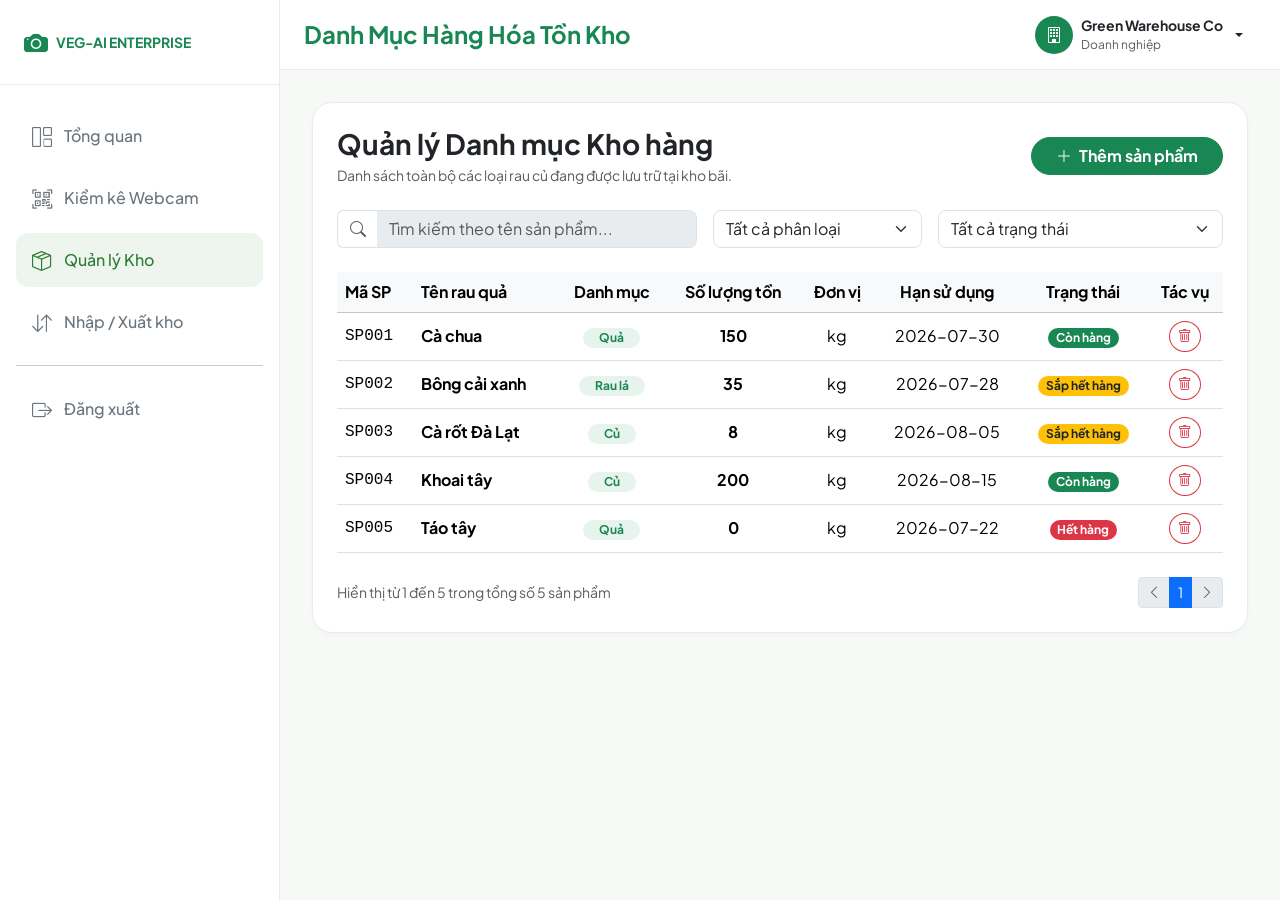
<file: enterprise/warehouse.html>
<!DOCTYPE html>
<html lang="vi">
<head>
    <meta charset="UTF-8">
    <meta name="viewport" content="width=device-width, initial-scale=1.0">
    <title>Quản lý Kho - VEG-AI</title>
    <!-- Bootstrap CSS -->
    <link href="https://cdn.jsdelivr.net/npm/bootstrap@5.3.2/dist/css/bootstrap.min.css" rel="stylesheet">
    <link href="https://cdn.jsdelivr.net/npm/bootstrap-icons@1.11.1/font/bootstrap-icons.css" rel="stylesheet">
    <link href="../assets/css/style.css" rel="stylesheet">
</head>
<body>

    <div class="app-wrapper">
        <!-- Sidebar Navigation Drawer -->
        <aside class="sidebar enterprise-theme">
            <div class="sidebar-header d-flex align-items-center gap-2">
                <i class="bi bi-camera-fill fs-4 text-success"></i>
                <span class="fw-bold small text-success">VEG-AI ENTERPRISE</span>
            </div>
            <div class="sidebar-menu">
                <a href="../enterprise/dashboard.html" class="sidebar-link"><i class="bi bi-grid-1x2"></i>Tổng quan</a>
                <a href="../enterprise/inventory-scan.html" class="sidebar-link"><i class="bi bi-qr-code-scan"></i>Kiểm kê Webcam</a>
                <a href="../enterprise/warehouse.html" class="sidebar-link active"><i class="bi bi-box-seam"></i>Quản lý Kho</a>
                <a href="../enterprise/stock-transactions.html" class="sidebar-link"><i class="bi bi-arrow-down-up"></i>Nhập / Xuất kho</a>
                <hr style="border-color: #2d3c30;">
                <a href="#" class="sidebar-link btn-logout-trigger"><i class="bi bi-box-arrow-right"></i>Đăng xuất</a>
            </div>
        </aside>

        <!-- Main Panel Content -->
        <div class="main-content">
            <header class="top-navbar enterprise-theme">
                <button class="btn d-lg-none text-dark" type="button" data-bs-toggle="offcanvas" data-bs-target="#mobileSidebar">
                    <i class="bi bi-list fs-3"></i>
                </button>
                <h4 class="fw-bold text-success mb-0 d-none d-sm-block">Danh Mục Hàng Hóa Tồn Kho</h4>
                <div class="dropdown">
                    <button class="btn d-flex align-items-center gap-2 dropdown-toggle text-dark" type="button" data-bs-toggle="dropdown">
                        <div class="rounded-circle bg-success text-white d-flex align-items-center justify-content-center" style="width: 38px; height: 38px;">
                            <i class="bi bi-building"></i>
                        </div>
                        <div class="text-start d-none d-sm-block">
                            <div class="fw-bold small current-username">Green Warehouse Co</div>
                            <div class="text-muted small" style="font-size: 0.75rem;"><span class="current-role">Doanh nghiệp</span></div>
                        </div>
                    </button>
                    <ul class="dropdown-menu dropdown-menu-end shadow border-0 mt-2">
                        <li><a class="dropdown-item" href="#"><i class="bi bi-person me-2"></i>Hồ sơ</a></li>
                        <li><a class="dropdown-item" href="#"><i class="bi bi-gear me-2"></i>Cài đặt</a></li>
                        <li><hr class="dropdown-divider"></li>
                        <li><a class="dropdown-item btn-logout-trigger" href="#"><i class="bi bi-box-arrow-right me-2"></i>Đăng xuất</a></li>
                    </ul>
                </div>
            </header>

            <main class="content-body">
                <div class="card card-premium p-4">
                    <!-- Title and header button -->
                    <div class="d-flex flex-wrap justify-content-between align-items-center mb-4 gap-3">
                        <div>
                            <h3 class="fw-bold mb-1">Quản lý Danh mục Kho hàng</h3>
                            <p class="text-muted mb-0 small">Danh sách toàn bộ các loại rau củ đang được lưu trữ tại kho bãi.</p>
                        </div>
                        <button type="button" class="btn btn-success rounded-pill px-4 fw-bold shadow-md" data-bs-toggle="modal" data-bs-target="#addProductModal">
                            <i class="bi bi-plus-lg me-1"></i> Thêm sản phẩm
                        </button>
                    </div>

                    <!-- Search and filters -->
                    <div class="row g-3 mb-4">
                        <div class="col-md-5">
                            <div class="input-group">
                                <span class="input-group-text bg-white border-end-0"><i class="bi bi-search text-muted"></i></span>
                                <input type="text" class="form-control border-start-0 rounded-end-3" placeholder="Tìm kiếm theo tên sản phẩm..." disabled>
                            </div>
                        </div>
                        <div class="col-md-3">
                            <select class="form-select rounded-3">
                                <option value="">Tất cả phân loại</option>
                                <option value="Rau lá">Rau lá</option>
                                <option value="Củ">Củ</option>
                                <option value="Quả">Quả</option>
                            </select>
                        </div>
                        <div class="col-md-4">
                            <select class="form-select rounded-3">
                                <option value="">Tất cả trạng thái</option>
                                <option value="Còn hàng">Còn hàng</option>
                                <option value="Sắp hết hàng">Sắp hết hàng</option>
                                <option value="Hết hàng">Hết hàng</option>
                            </select>
                        </div>
                    </div>

                    <!-- Data Table -->
                    <div class="table-responsive mb-4">
                        <table class="table table-hover align-middle mb-0 text-center">
                            <thead class="table-light">
                                <tr>
                                    <th class="text-start">Mã SP</th>
                                    <th class="text-start">Tên rau quả</th>
                                    <th>Danh mục</th>
                                    <th>Số lượng tồn</th>
                                    <th>Đơn vị</th>
                                    <th>Hạn sử dụng</th>
                                    <th>Trạng thái</th>
                                    <th>Tác vụ</th>
                                </tr>
                            </thead>
                            <tbody>
                                <tr>
                                    <td class="text-start font-monospace">SP001</td>
                                    <td class="text-start fw-bold">Cà chua</td>
                                    <td><span class="badge bg-success bg-opacity-10 text-success rounded-pill px-3">Quả</span></td>
                                    <td class="fw-bold">150</td>
                                    <td>kg</td>
                                    <td>2026-07-30</td>
                                    <td><span class="badge bg-success rounded-pill px-2.5">Còn hàng</span></td>
                                    <td>
                                        <button class="btn btn-sm btn-outline-danger rounded-circle"><i class="bi bi-trash"></i></button>
                                    </td>
                                </tr>
                                <tr>
                                    <td class="text-start font-monospace">SP002</td>
                                    <td class="text-start fw-bold">Bông cải xanh</td>
                                    <td><span class="badge bg-success bg-opacity-10 text-success rounded-pill px-3">Rau lá</span></td>
                                    <td class="fw-bold">35</td>
                                    <td>kg</td>
                                    <td>2026-07-28</td>
                                    <td><span class="badge bg-warning text-dark rounded-pill px-2.5">Sắp hết hàng</span></td>
                                    <td>
                                        <button class="btn btn-sm btn-outline-danger rounded-circle"><i class="bi bi-trash"></i></button>
                                    </td>
                                </tr>
                                <tr>
                                    <td class="text-start font-monospace">SP003</td>
                                    <td class="text-start fw-bold">Cà rốt Đà Lạt</td>
                                    <td><span class="badge bg-success bg-opacity-10 text-success rounded-pill px-3">Củ</span></td>
                                    <td class="fw-bold">8</td>
                                    <td>kg</td>
                                    <td>2026-08-05</td>
                                    <td><span class="badge bg-warning text-dark rounded-pill px-2.5">Sắp hết hàng</span></td>
                                    <td>
                                        <button class="btn btn-sm btn-outline-danger rounded-circle"><i class="bi bi-trash"></i></button>
                                    </td>
                                </tr>
                                <tr>
                                    <td class="text-start font-monospace">SP004</td>
                                    <td class="text-start fw-bold">Khoai tây</td>
                                    <td><span class="badge bg-success bg-opacity-10 text-success rounded-pill px-3">Củ</span></td>
                                    <td class="fw-bold">200</td>
                                    <td>kg</td>
                                    <td>2026-08-15</td>
                                    <td><span class="badge bg-success rounded-pill px-2.5">Còn hàng</span></td>
                                    <td>
                                        <button class="btn btn-sm btn-outline-danger rounded-circle"><i class="bi bi-trash"></i></button>
                                    </td>
                                </tr>
                                <tr>
                                    <td class="text-start font-monospace">SP005</td>
                                    <td class="text-start fw-bold">Táo tây</td>
                                    <td><span class="badge bg-success bg-opacity-10 text-success rounded-pill px-3">Quả</span></td>
                                    <td class="fw-bold">0</td>
                                    <td>kg</td>
                                    <td>2026-07-22</td>
                                    <td><span class="badge bg-danger rounded-pill px-2.5">Hết hàng</span></td>
                                    <td>
                                        <button class="btn btn-sm btn-outline-danger rounded-circle"><i class="bi bi-trash"></i></button>
                                    </td>
                                </tr>
                            </tbody>
                        </table>
                    </div>

                    <!-- Pagination and totals -->
                    <div class="d-flex flex-wrap justify-content-between align-items-center gap-3">
                        <div class="text-muted small">
                            Hiển thị từ 1 đến 5 trong tổng số 5 sản phẩm
                        </div>
                        <nav aria-label="Page navigation">
                            <ul class="pagination pagination-sm mb-0">
                                <li class="page-item disabled"><a class="page-link" href="#"><i class="bi bi-chevron-left"></i></a></li>
                                <li class="page-item active"><a class="page-link" href="#">1</a></li>
                                <li class="page-item disabled"><a class="page-link" href="#"><i class="bi bi-chevron-right"></i></a></li>
                            </ul>
                        </nav>
                    </div>
                </div>
            </main>
        </div>
    </div>

    <!-- Mobile Drawer -->
    <div class="offcanvas offcanvas-start" tabindex="-1" id="mobileSidebar" aria-labelledby="mobileSidebarLabel">
        <div class="offcanvas-header border-bottom">
            <h5 class="offcanvas-title fw-bold" id="mobileSidebarLabel" style="color: var(--primary);">VEG-AI</h5>
            <button type="button" class="btn-close text-reset" data-bs-dismiss="offcanvas" aria-label="Close"></button>
        </div>
        <div class="offcanvas-body p-0">
            <div class="sidebar enterprise-theme" style="width: 100%; border: none;">
                <div class="sidebar-header d-flex align-items-center gap-2">
                    <i class="bi bi-camera-fill fs-4 text-success"></i>
                    <span class="fw-bold small text-success">VEG-AI ENTERPRISE</span>
                </div>
                <div class="sidebar-menu">
                    <a href="../enterprise/dashboard.html" class="sidebar-link"><i class="bi bi-grid-1x2"></i>Tổng quan</a>
                    <a href="../enterprise/inventory-scan.html" class="sidebar-link"><i class="bi bi-qr-code-scan"></i>Kiểm kê Webcam</a>
                    <a href="../enterprise/warehouse.html" class="sidebar-link active"><i class="bi bi-box-seam"></i>Quản lý Kho</a>
                    <a href="../enterprise/stock-transactions.html" class="sidebar-link"><i class="bi bi-arrow-down-up"></i>Nhập / Xuất kho</a>
                    <hr style="border-color: #2d3c30;">
                    <a href="#" class="sidebar-link btn-logout-trigger"><i class="bi bi-box-arrow-right"></i>Đăng xuất</a>
                </div>
            </div>
        </div>
    </div>

    <!-- Modal Form: Add Product (Mock) -->
    <div class="modal fade" id="addProductModal" tabindex="-1" aria-labelledby="addProductModalLabel" aria-hidden="true">
        <div class="modal-dialog modal-dialog-centered">
            <div class="modal-content rounded-4 border-0 shadow">
                <div class="modal-header border-bottom-0">
                    <h5 class="modal-title fw-bold" id="addProductModalLabel">Đăng ký sản phẩm mới (Giả lập)</h5>
                    <button type="button" class="btn-close" data-bs-dismiss="modal" aria-label="Close"></button>
                </div>
                <form id="addProductForm">
                    <div class="modal-body">
                        <div class="mb-3">
                            <label class="form-label fw-bold">Tên rau củ quả</label>
                            <input type="text" class="form-control rounded-3" placeholder="Ví dụ: Dưa leo sạch Lâm Đồng" required>
                        </div>
                        <div class="mb-3">
                            <label class="form-label fw-bold">Phân loại danh mục</label>
                            <select class="form-select rounded-3">
                                <option value="Rau lá">Rau lá</option>
                                <option value="Củ">Củ</option>
                                <option value="Quả">Quả</option>
                            </select>
                        </div>
                        <div class="row">
                            <div class="col-6 mb-3">
                                <label class="form-label fw-bold">Số lượng ban đầu</label>
                                <input type="number" class="form-control rounded-3" value="50" required>
                            </div>
                            <div class="col-6 mb-3">
                                <label class="form-label fw-bold">Đơn vị tính</label>
                                <input type="text" class="form-control rounded-3" value="kg" required>
                            </div>
                        </div>
                    </div>
                    <div class="modal-footer border-top-0">
                        <button type="button" class="btn btn-outline-secondary rounded-pill px-4" data-bs-dismiss="modal">Hủy bỏ</button>
                        <button type="button" class="btn btn-success rounded-pill px-4 fw-bold" data-bs-dismiss="modal">Đăng ký</button>
                    </div>
                </form>
            </div>
        </div>
    </div>

    <!-- Bootstrap JS Bundle -->
    <script src="https://cdn.jsdelivr.net/npm/bootstrap@5.3.2/dist/js/bootstrap.bundle.min.js"></script>
    <script src="../assets/js/app.js"></script>
</body>
</html>
</file>
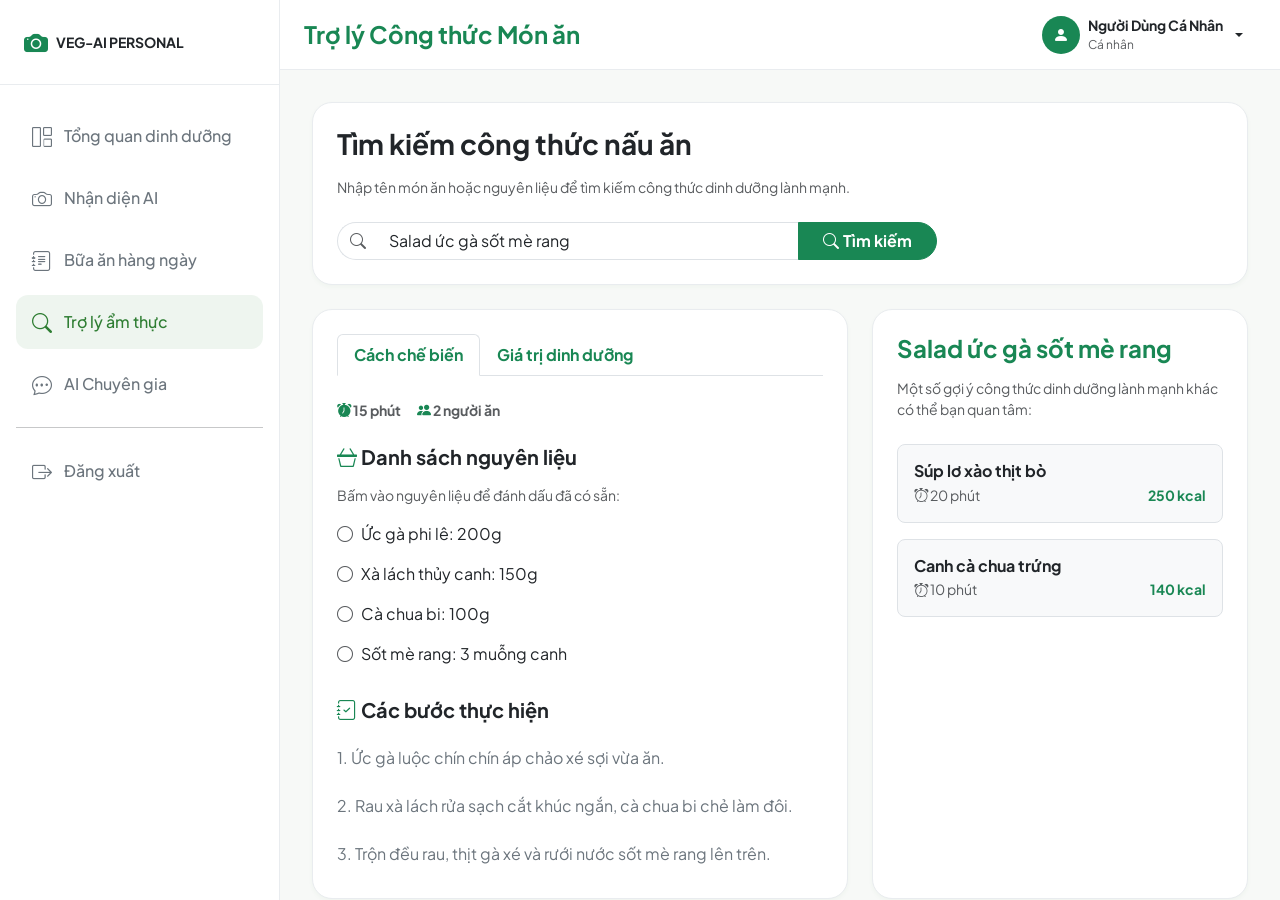
<file: user/recipes.html>
<!DOCTYPE html>
<html lang="vi">

<head>
    <meta charset="UTF-8">
    <meta name="viewport" content="width=device-width, initial-scale=1.0">
    <title>Trợ lý Ẩm thực - VEG-AI</title>
    <!-- Bootstrap CSS -->
    <link href="https://cdn.jsdelivr.net/npm/bootstrap@5.3.2/dist/css/bootstrap.min.css" rel="stylesheet">
    <link href="https://cdn.jsdelivr.net/npm/bootstrap-icons@1.11.1/font/bootstrap-icons.css" rel="stylesheet">
    <link href="../assets/css/style.css" rel="stylesheet">
</head>

<body>

    <div class="app-wrapper">
        <!-- Sidebar Navigation Drawer -->
        <aside class="sidebar">
            <div class="sidebar-header d-flex align-items-center gap-2">
                <i class="bi bi-camera-fill fs-4 text-success"></i>
                <span class="fw-bold small">VEG-AI PERSONAL</span>
            </div>
            <div class="sidebar-menu">
                <a href="../user/dashboard.html" class="sidebar-link"><i class="bi bi-grid-1x2"></i>Tổng quan dinh
                    dưỡng</a>
                <a href="scan.html" class="sidebar-link"><i class="bi bi-camera"></i>Nhận diện AI</a>
                <a href="../user/reports.html" class="sidebar-link"><i class="bi bi-journal-text"></i>Bữa ăn hàng
                    ngày</a>
                <a href="../user/recipes.html" class="sidebar-link active"><i class="bi bi-search"></i>Trợ lý ẩm
                    thực</a>
                <a href="../user/chat.html" class="sidebar-link"><i class="bi bi-chat-dots"></i>AI Chuyên gia</a>
                <hr>
                <a href="#" class="sidebar-link btn-logout-trigger"><i class="bi bi-box-arrow-right"></i>Đăng xuất</a>
            </div>
        </aside>

        <!-- Main Panel Content -->
        <div class="main-content">
            <header class="top-navbar">
                <button class="btn d-lg-none" type="button" data-bs-toggle="offcanvas" data-bs-target="#mobileSidebar">
                    <i class="bi bi-list fs-3"></i>
                </button>
                <h4 class="fw-bold text-success mb-0 d-none d-sm-block">Trợ lý Công thức Món ăn</h4>
                <div class="dropdown">
                    <button class="btn d-flex align-items-center gap-2 dropdown-toggle" type="button"
                        data-bs-toggle="dropdown">
                        <div class="rounded-circle bg-success text-white d-flex align-items-center justify-content-center"
                            style="width: 38px; height: 38px;">
                            <i class="bi bi-person-fill"></i>
                        </div>
                        <div class="text-start d-none d-sm-block">
                            <div class="fw-bold small current-username">Người Dùng Cá Nhân</div>
                            <div class="text-muted small" style="font-size: 0.75rem;">Cá nhân</div>
                        </div>
                    </button>
                    <ul class="dropdown-menu dropdown-menu-end shadow border-0 mt-2">
                        <li><a class="dropdown-item" href="#"><i class="bi bi-person me-2"></i>Hồ sơ</a></li>
                        <li><a class="dropdown-item" href="#"><i class="bi bi-gear me-2"></i>Cài đặt</a></li>
                        <li>
                            <hr class="dropdown-divider">
                        </li>
                        <li><a class="dropdown-item btn-logout-trigger" href="#"><i
                                    class="bi bi-box-arrow-right me-2"></i>Đăng xuất</a></li>
                    </ul>
                </div>
            </header>

            <main class="content-body">
                <!-- Search Section -->
                <div class="card card-premium p-4 mb-4">
                    <h3 class="fw-bold mb-3">Tìm kiếm công thức nấu ăn</h3>
                    <p class="text-muted mb-4 small">Nhập tên món ăn hoặc nguyên liệu để tìm kiếm công thức dinh dưỡng
                        lành mạnh.</p>

                    <div class="position-relative" style="max-width: 600px;">
                        <div class="input-group">
                            <span class="input-group-text bg-white border-end-0 rounded-start-pill"><i
                                    class="bi bi-search text-muted"></i></span>
                            <input type="text" id="recipeSearchInput" class="form-control border-start-0 py-2.5"
                                placeholder="Nhập tên món ăn... Ví dụ: Salad ức gà, Súp lơ xào thịt bò, Canh cà chua..."
                                value="Salad ức gà sốt mè rang">
                            <button class="btn btn-success rounded-end-pill px-4 fw-bold" id="btnSearchRecipe"><i
                                    class="bi bi-search me-1"></i>Tìm kiếm</button>
                        </div>
                    </div>
                </div>

                <!-- Recipe Display Panel -->
                <div class="row g-4">
                    <!-- Left: Ingredients Checklist & Timeline -->
                    <div class="col-lg-7">
                        <div class="card card-premium p-4 h-100">
                            <!-- Nav tabs -->
                            <ul class="nav nav-tabs border-bottom mb-4" id="recipeTabs" role="tablist">
                                <li class="nav-item">
                                    <button class="nav-link active fw-bold text-success" id="cook-tab"
                                        data-bs-toggle="tab" data-bs-target="#cook-pane" type="button">Cách chế
                                        biến</button>
                                </li>
                                <li class="nav-item">
                                    <button class="nav-link fw-bold text-success" id="nutrition-tab"
                                        data-bs-toggle="tab" data-bs-target="#nutrition-pane" type="button">Giá trị dinh
                                        dưỡng</button>
                                </li>
                            </ul>

                            <div class="tab-content" id="recipeTabsContent">
                                <!-- COOK TAB -->
                                <div class="tab-pane fade show active" id="cook-pane" role="tabpanel">
                                    <div class="d-flex flex-wrap gap-3 mb-4 text-muted small">
                                        <span><i class="bi bi-alarm-fill text-success"></i> <strong id="cookTime">15
                                                phút</strong></span>
                                        <span><i class="bi bi-people-fill text-success"></i> <strong id="serveCount">2
                                                người ăn</strong></span>
                                    </div>

                                    <h5 class="fw-bold mb-3"><i class="bi bi-basket3 text-success"></i> Danh sách nguyên
                                        liệu</h5>
                                    <p class="text-muted small mb-2">Bấm vào nguyên liệu để đánh dấu đã có sẵn:</p>
                                    <ul class="list-group list-group-flush mb-4" id="ingredientsList">
                                        <li
                                            class="list-group-item checklist-item py-2 px-0 d-flex align-items-center gap-2 border-0 bg-transparent">
                                            <i class="bi bi-circle text-muted"></i> <span>Ức gà phi lê: 200g</span>
                                        </li>
                                        <li
                                            class="list-group-item checklist-item py-2 px-0 d-flex align-items-center gap-2 border-0 bg-transparent">
                                            <i class="bi bi-circle text-muted"></i> <span>Xà lách thủy canh: 150g</span>
                                        </li>
                                        <li
                                            class="list-group-item checklist-item py-2 px-0 d-flex align-items-center gap-2 border-0 bg-transparent">
                                            <i class="bi bi-circle text-muted"></i> <span>Cà chua bi: 100g</span>
                                        </li>
                                        <li
                                            class="list-group-item checklist-item py-2 px-0 d-flex align-items-center gap-2 border-0 bg-transparent">
                                            <i class="bi bi-circle text-muted"></i> <span>Sốt mè rang: 3 muỗng
                                                canh</span>
                                        </li>
                                    </ul>

                                    <h5 class="fw-bold mb-3"><i class="bi bi-journal-check text-success"></i> Các bước
                                        thực hiện</h5>
                                    <ol class="list-group list-group-numbered list-group-flush gap-2" id="stepsList">
                                        <li class="list-group-item py-2 px-0 border-0 bg-transparent text-secondary">Ức
                                            gà luộc chín chín áp chảo xé sợi vừa ăn.</li>
                                        <li class="list-group-item py-2 px-0 border-0 bg-transparent text-secondary">Rau
                                            xà lách rửa sạch cắt khúc ngắn, cà chua bi chẻ làm đôi.</li>
                                        <li class="list-group-item py-2 px-0 border-0 bg-transparent text-secondary">
                                            Trộn đều rau, thịt gà xé và rưới nước sốt mè rang lên trên.</li>
                                    </ol>
                                </div>

                                <!-- NUTRITION TAB -->
                                <div class="tab-pane fade" id="nutrition-pane" role="tabpanel">
                                    <div class="text-center py-4 bg-light rounded-4 border mb-4">
                                        <div class="text-muted small fw-bold">NĂNG LƯỢNG MÓN ĂN</div>
                                        <h2 class="fw-extrabold text-success mb-0 display-5" id="caloriesBadge">320</h2>
                                        <div class="text-muted small">kcal / phần ăn</div>
                                    </div>

                                    <h5 class="fw-bold mb-3">Tỷ lệ các chất đa lượng</h5>
                                    <div class="mb-3">
                                        <div class="d-flex justify-content-between mb-1 small fw-bold">
                                            <span>Protein</span>
                                            <span id="proteinText">28g (35%)</span>
                                        </div>
                                        <div class="progress rounded-pill" style="height: 10px;">
                                            <div class="progress-bar bg-success" role="progressbar" style="width: 35%;"
                                                id="proteinBar"></div>
                                        </div>
                                    </div>
                                    <div class="mb-3">
                                        <div class="d-flex justify-content-between mb-1 small fw-bold">
                                            <span>Carbohydrates</span>
                                            <span id="carbText">12g (15%)</span>
                                        </div>
                                        <div class="progress rounded-pill" style="height: 10px;">
                                            <div class="progress-bar bg-info" role="progressbar" style="width: 15%;"
                                                id="carbBar"></div>
                                        </div>
                                    </div>
                                    <div class="mb-4">
                                        <div class="d-flex justify-content-between mb-1 small fw-bold">
                                            <span>Chất béo</span>
                                            <span id="fatText">16g (50%)</span>
                                        </div>
                                        <div class="progress rounded-pill" style="height: 10px;">
                                            <div class="progress-bar bg-warning" role="progressbar" style="width: 50%;"
                                                id="fatBar"></div>
                                        </div>
                                    </div>
                                </div>
                            </div>
                        </div>
                    </div>

                    <!-- Right: Related Recipes / Photo preview -->
                    <div class="col-lg-5">
                        <div class="card card-premium p-4 h-100">
                            <h4 id="recipeSelectedTitle" class="fw-bold text-success mb-3">Salad ức gà sốt mè rang</h4>
                            <p class="text-muted small mb-4">Một số gợi ý công thức dinh dưỡng lành mạnh khác có thể bạn
                                quan tâm:</p>

                            <!-- Related Recipes -->
                            <div class="row g-3">
                                <div class="col-12">
                                    <div class="card p-3 border rounded-3 bg-light hover-card">
                                        <h6 class="fw-bold mb-1">Súp lơ xào thịt bò</h6>
                                        <div class="d-flex justify-content-between text-muted small">
                                            <span><i class="bi bi-alarm"></i> 20 phút</span>
                                            <span class="fw-bold text-success">250 kcal</span>
                                        </div>
                                    </div>
                                </div>
                                <div class="col-12">
                                    <div class="card p-3 border rounded-3 bg-light hover-card">
                                        <h6 class="fw-bold mb-1">Canh cà chua trứng</h6>
                                        <div class="d-flex justify-content-between text-muted small">
                                            <span><i class="bi bi-alarm"></i> 10 phút</span>
                                            <span class="fw-bold text-success">140 kcal</span>
                                        </div>
                                    </div>
                                </div>
                            </div>
                        </div>
                    </div>
                </div>
            </main>
        </div>
    </div>

    <!-- Mobile Navigation Drawer -->
    <div class="offcanvas offcanvas-start" tabindex="-1" id="mobileSidebar" aria-labelledby="mobileSidebarLabel">
        <div class="offcanvas-header border-bottom">
            <h5 class="offcanvas-title fw-bold" id="mobileSidebarLabel" style="color: var(--primary);">VEG-AI</h5>
            <button type="button" class="btn-close text-reset" data-bs-dismiss="offcanvas" aria-label="Close"></button>
        </div>
        <div class="offcanvas-body p-0">
            <div class="sidebar" style="width: 100%; border: none;">
                <div class="sidebar-header d-flex align-items-center gap-2">
                    <i class="bi bi-camera-fill fs-4 text-success"></i>
                    <span class="fw-bold small">VEG-AI PERSONAL</span>
                </div>
                <div class="sidebar-menu">
                    <a href="../user/dashboard.html" class="sidebar-link"><i class="bi bi-grid-1x2"></i>Tổng quan dinh
                        dưỡng</a>
                    <a href="scan.html" class="sidebar-link"><i class="bi bi-camera"></i>Nhận diện AI</a>
                    <a href="../user/reports.html" class="sidebar-link"><i class="bi bi-journal-text"></i>Bữa ăn hàng
                        ngày</a>
                    <a href="../user/recipes.html" class="sidebar-link active"><i class="bi bi-search"></i>Trợ lý ẩm
                        thực</a>
                    <a href="../user/chat.html" class="sidebar-link"><i class="bi bi-chat-dots"></i>AI Chuyên gia</a>
                    <hr>
                    <a href="#" class="sidebar-link btn-logout-trigger"><i class="bi bi-box-arrow-right"></i>Đăng
                        xuất</a>
                </div>
            </div>
        </div>
    </div>

    <!-- Bootstrap JS Bundle -->
    <script src="https://cdn.jsdelivr.net/npm/bootstrap@5.3.2/dist/js/bootstrap.bundle.min.js"></script>
    <script src="../assets/js/app.js"></script>

    <script>
        document.addEventListener("DOMContentLoaded", () => {
            // Setup simple click checklist visual toggle helper function
            function bindChecklistEvents() {
                const items = document.querySelectorAll(".checklist-item");
                items.forEach(li => {
                    li.addEventListener("click", () => {
                        li.classList.toggle("checked");
                        const icon = li.querySelector("i");
                        if (li.classList.contains("checked")) {
                            icon.className = "bi bi-check-circle-fill text-success me-1";
                        } else {
                            icon.className = "bi bi-circle text-muted me-1";
                        }
                    });
                });
            }

            bindChecklistEvents();

            // Recipe mock database
            const recipeDb = {
                "salad": {
                    title: "Salad ức gà sốt mè rang",
                    calories: 320,
                    cookTime: "15 phút",
                    serveCount: "2 người ăn",
                    ingredients: [
                        "Ức gà phi lê: 200g",
                        "Xà lách thủy canh: 150g",
                        "Cà chua bi: 100g",
                        "Sốt mè rang: 3 muỗng canh"
                    ],
                    steps: [
                        "Ức gà luộc chín áp chảo xé sợi vừa ăn.",
                        "Rau xà lách rửa sạch cắt khúc ngắn, cà chua bi chẻ làm đôi.",
                        "Trộn đều rau, thịt gà xé và rưới nước sốt mè rang lên trên."
                    ],
                    nutrition: {
                        protein: "28g (35%)", proteinPct: 35,
                        carbs: "12g (15%)", carbsPct: 15,
                        fat: "16g (50%)", fatPct: 50
                    }
                },
                "bò": {
                    title: "Súp lơ xào thịt bò tỏi",
                    calories: 250,
                    cookTime: "20 phút",
                    serveCount: "2 người ăn",
                    ingredients: [
                        "Thịt bò phi lê: 150g",
                        "Bông cải xanh (Súp lơ): 300g",
                        "Hành tây, tỏi băm: 1 củ",
                        "Dầu hào, nước tương: 2 muỗng"
                    ],
                    steps: [
                        "Thịt bò thái mỏng ướp tỏi băm và dầu hào trong 10 phút.",
                        "Súp lơ chẻ nhỏ rửa sạch, chần sơ nước sôi để giữ độ giòn.",
                        "Phi thơm tỏi, xào thịt bò chín tái rồi trút súp lơ vào đảo nhanh tay."
                    ],
                    nutrition: {
                        protein: "22g (40%)", proteinPct: 40,
                        carbs: "15g (25%)", carbsPct: 25,
                        fat: "8g (35%)", fatPct: 35
                    }
                },
                "cà chua": {
                    title: "Canh cà chua trứng hành lá",
                    calories: 140,
                    cookTime: "10 phút",
                    serveCount: "3 người ăn",
                    ingredients: [
                        "Cà chua chín đỏ: 2 quả",
                        "Trứng gà ta: 2 quả",
                        "Hành lá, ngò rí: 1 ít",
                        "Dầu ăn, hạt nêm: 1 muỗng"
                    ],
                    steps: [
                        "Cà chua thái múi cau. Trứng gà đập ra bát đánh đều.",
                        "Xào qua cà chua cho chín mềm rồi thêm 600ml nước đun sôi.",
                        "Rót trứng từ từ vào, khuấy nhẹ tạo vân trứng rồi rắc hành lá nấu chín."
                    ],
                    nutrition: {
                        protein: "12g (30%)", proteinPct: 30,
                        carbs: "10g (25%)", carbsPct: 25,
                        fat: "7g (45%)", fatPct: 45
                    }
                }
            };

            function searchRecipe() {
                const query = document.getElementById("recipeSearchInput").value.trim().toLowerCase();
                let recipe = recipeDb.salad; // default

                if (query.includes("bò") || query.includes("súp lơ") || query.includes("broccoli") || query.includes("thịt bò")) {
                    recipe = recipeDb.bò;
                } else if (query.includes("cà chua") || query.includes("trứng") || query.includes("canh")) {
                    recipe = recipeDb.càchua;
                }

                // Update UI elements
                document.getElementById("recipeSelectedTitle").textContent = recipe.title;
                document.getElementById("caloriesBadge").textContent = recipe.calories;
                document.getElementById("cookTime").textContent = recipe.cookTime;
                document.getElementById("serveCount").textContent = recipe.serveCount;

                // Ingredients
                const ingredientsList = document.getElementById("ingredientsList");
                ingredientsList.innerHTML = recipe.ingredients.map(ing => `
                    <li class="list-group-item checklist-item py-2 px-0 d-flex align-items-center gap-2 border-0 bg-transparent">
                        <i class="bi bi-circle text-muted"></i> <span>${ing}</span>
                    </li>
                `).join("");

                // Steps
                const stepsList = document.getElementById("stepsList");
                stepsList.innerHTML = recipe.steps.map(step => `
                    <li class="list-group-item py-2 px-0 border-0 bg-transparent text-secondary">${step}</li>
                `).join("");

                // Macros
                document.getElementById("proteinText").textContent = recipe.nutrition.protein;
                document.getElementById("proteinBar").style.width = recipe.nutrition.proteinPct + "%";

                document.getElementById("carbText").textContent = recipe.nutrition.carbs;
                document.getElementById("carbBar").style.width = recipe.nutrition.carbsPct + "%";

                document.getElementById("fatText").textContent = recipe.nutrition.fat;
                document.getElementById("fatBar").style.width = recipe.nutrition.fatPct + "%";

                // Rebind check actions to new elements
                bindChecklistEvents();
            }

            // Click search trigger
            document.getElementById("btnSearchRecipe").addEventListener("click", searchRecipe);

            // Input enter key trigger
            document.getElementById("recipeSearchInput").addEventListener("keypress", (e) => {
                if (e.key === "Enter") {
                    searchRecipe();
                }
            });
        });
    </script>
</body>

</html>
</file>
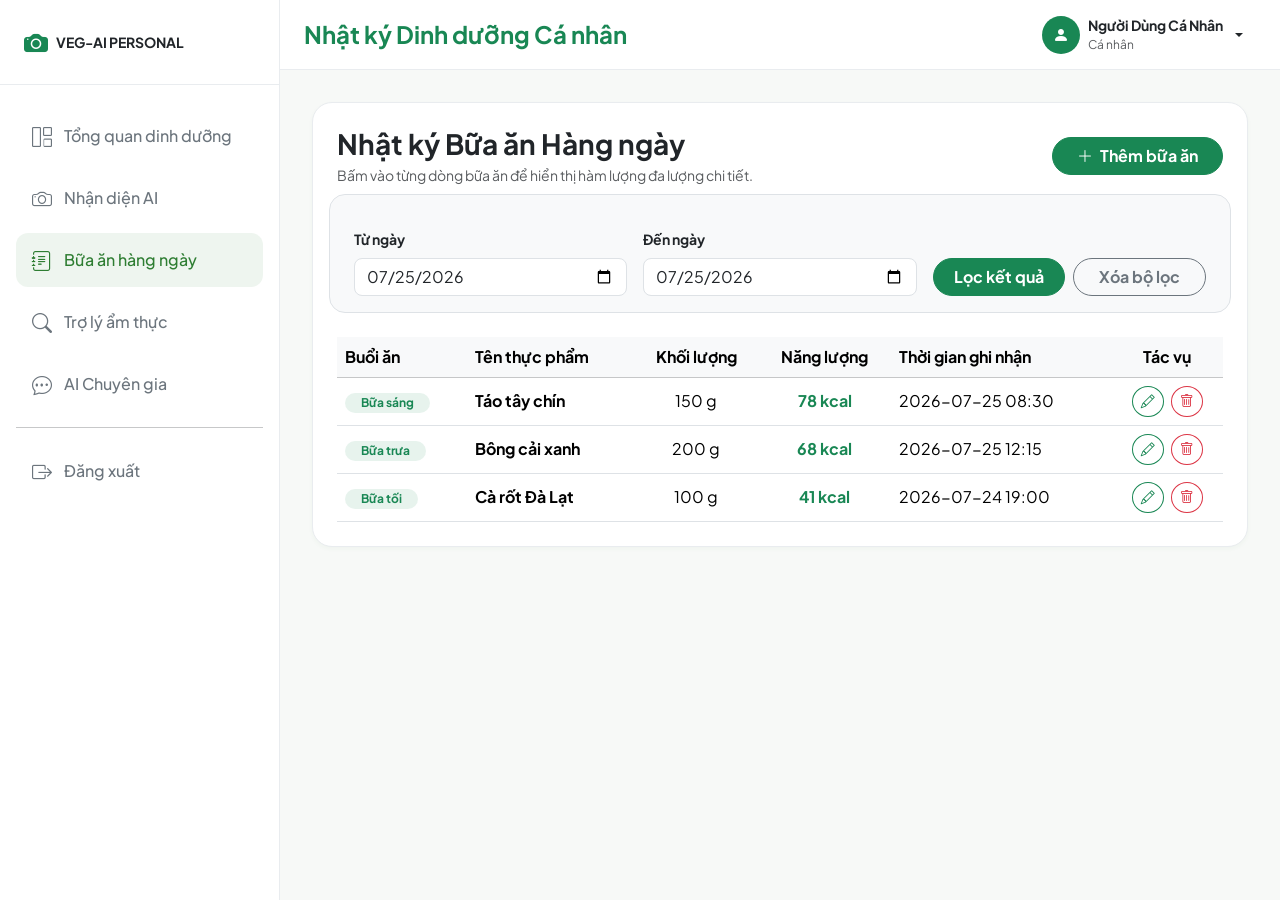
<file: user/reports.html>
<!DOCTYPE html>
<html lang="vi">
<head>
    <meta charset="UTF-8">
    <meta name="viewport" content="width=device-width, initial-scale=1.0">
    <title>Nhật ký Bữa ăn - VEG-AI</title>
    <!-- Bootstrap CSS -->
    <link href="https://cdn.jsdelivr.net/npm/bootstrap@5.3.2/dist/css/bootstrap.min.css" rel="stylesheet">
    <link href="https://cdn.jsdelivr.net/npm/bootstrap-icons@1.11.1/font/bootstrap-icons.css" rel="stylesheet">
    <link href="../assets/css/style.css" rel="stylesheet">
</head>
<body>

    <div class="app-wrapper">
        <!-- Sidebar Navigation Drawer -->
        <aside class="sidebar">
            <div class="sidebar-header d-flex align-items-center gap-2">
                <i class="bi bi-camera-fill fs-4 text-success"></i>
                <span class="fw-bold small">VEG-AI PERSONAL</span>
            </div>
            <div class="sidebar-menu">
                <a href="../user/dashboard.html" class="sidebar-link"><i class="bi bi-grid-1x2"></i>Tổng quan dinh dưỡng</a>
                <a href="scan.html" class="sidebar-link"><i class="bi bi-camera"></i>Nhận diện AI</a>
                <a href="../user/reports.html" class="sidebar-link active"><i class="bi bi-journal-text"></i>Bữa ăn hàng ngày</a>
                <a href="../user/recipes.html" class="sidebar-link"><i class="bi bi-search"></i>Trợ lý ẩm thực</a>
                <a href="../user/chat.html" class="sidebar-link"><i class="bi bi-chat-dots"></i>AI Chuyên gia</a>
                <hr>
                <a href="#" class="sidebar-link btn-logout-trigger"><i class="bi bi-box-arrow-right"></i>Đăng xuất</a>
            </div>
        </aside>

        <!-- Main Panel Content -->
        <div class="main-content">
            <header class="top-navbar">
                <button class="btn d-lg-none" type="button" data-bs-toggle="offcanvas" data-bs-target="#mobileSidebar">
                    <i class="bi bi-list fs-3"></i>
                </button>
                <h4 class="fw-bold text-success mb-0 d-none d-sm-block">Nhật ký Dinh dưỡng Cá nhân</h4>
                <div class="dropdown">
                    <button class="btn d-flex align-items-center gap-2 dropdown-toggle" type="button" data-bs-toggle="dropdown">
                        <div class="rounded-circle bg-success text-white d-flex align-items-center justify-content-center" style="width: 38px; height: 38px;">
                            <i class="bi bi-person-fill"></i>
                        </div>
                        <div class="text-start d-none d-sm-block">
                            <div class="fw-bold small current-username">Người Dùng Cá Nhân</div>
                            <div class="text-muted small" style="font-size: 0.75rem;">Cá nhân</div>
                        </div>
                    </button>
                    <ul class="dropdown-menu dropdown-menu-end shadow border-0 mt-2">
                        <li><a class="dropdown-item" href="#"><i class="bi bi-person me-2"></i>Hồ sơ</a></li>
                        <li><a class="dropdown-item" href="#"><i class="bi bi-gear me-2"></i>Cài đặt</a></li>
                        <li><hr class="dropdown-divider"></li>
                        <li><a class="dropdown-item btn-logout-trigger" href="#"><i class="bi bi-box-arrow-right me-2"></i>Đăng xuất</a></li>
                    </ul>
                </div>
            </header>

            <main class="content-body">
                <div class="card card-premium p-4">
                    <!-- Title and Actions Row -->
                    <div class="d-flex flex-wrap justify-content-between align-items-center mb-4 gap-3">
                        <div>
                            <h3 class="fw-bold mb-1">Nhật ký Bữa ăn Hàng ngày</h3>
                            <p class="text-muted mb-0 small">Bấm vào từng dòng bữa ăn để hiển thị hàm lượng đa lượng chi tiết.</p>
                        </div>
                        <button type="button" class="btn btn-success rounded-pill px-4 fw-bold" data-bs-toggle="modal" data-bs-target="#addMealModal">
                            <i class="bi bi-plus-lg me-1"></i> Thêm bữa ăn
                        </button>
                    </div>

                    <!-- Date Filters -->
                    <div class="row g-3 align-items-end mb-4 bg-light p-3 rounded-4 border">
                        <div class="col-md-4">
                            <label for="filterStartDate" class="form-label fw-bold small">Từ ngày</label>
                            <input type="date" class="form-control rounded-3" id="filterStartDate" value="2026-07-25">
                        </div>
                        <div class="col-md-4">
                            <label for="filterEndDate" class="form-label fw-bold small">Đến ngày</label>
                            <input type="date" class="form-control rounded-3" id="filterEndDate" value="2026-07-25">
                        </div>
                        <div class="col-md-4">
                            <div class="d-flex gap-2">
                                <button id="btnApplyFilter" type="button" class="btn btn-success w-100 rounded-pill fw-bold">Lọc kết quả</button>
                                <button id="btnResetFilter" type="button" class="btn btn-outline-secondary w-100 rounded-pill fw-bold">Xóa bộ lọc</button>
                            </div>
                        </div>
                    </div>

                    <!-- Meals Data Table -->
                    <div class="table-responsive">
                        <table class="table table-hover align-middle mb-0">
                            <thead class="table-light">
                                <tr>
                                    <th>Buổi ăn</th>
                                    <th>Tên thực phẩm</th>
                                    <th class="text-center">Khối lượng</th>
                                    <th class="text-center">Năng lượng</th>
                                    <th>Thời gian ghi nhận</th>
                                    <th class="text-center">Tác vụ</th>
                                </tr>
                            </thead>
                            <tbody>
                                <!-- Row 1 -->
                                <tr class="cursor-pointer" data-bs-toggle="collapse" data-bs-target="#meal_collapse_1">
                                    <td><span class="badge bg-success bg-opacity-10 text-success rounded-pill px-3 py-1.5">Bữa sáng</span></td>
                                    <td class="fw-bold">Táo tây chín</td>
                                    <td class="text-center">150 g</td>
                                    <td class="text-center fw-bold text-success">78 kcal</td>
                                    <td>2026-07-25 08:30</td>
                                    <td class="text-center">
                                        <button class="btn btn-sm btn-outline-success rounded-circle me-1" data-bs-toggle="modal" data-bs-target="#addMealModal"><i class="bi bi-pencil"></i></button>
                                        <button class="btn btn-sm btn-outline-danger rounded-circle"><i class="bi bi-trash"></i></button>
                                    </td>
                                </tr>
                                <tr class="collapse bg-light" id="meal_collapse_1">
                                    <td colspan="6" class="p-3">
                                        <div class="d-flex flex-wrap gap-4 align-items-center">
                                            <div class="fw-bold text-secondary small"><i class="bi bi-egg me-1"></i>Thành phần dinh dưỡng chi tiết:</div>
                                            <div class="badge bg-primary px-3 py-2 rounded-pill">Protein: 0.5g</div>
                                            <div class="badge bg-success px-3 py-2 rounded-pill">Carbs: 21.0g</div>
                                            <div class="badge bg-warning text-dark px-3 py-2 rounded-pill">Chất béo: 0.3g</div>
                                        </div>
                                    </td>
                                </tr>

                                <!-- Row 2 -->
                                <tr class="cursor-pointer" data-bs-toggle="collapse" data-bs-target="#meal_collapse_2">
                                    <td><span class="badge bg-success bg-opacity-10 text-success rounded-pill px-3 py-1.5">Bữa trưa</span></td>
                                    <td class="fw-bold">Bông cải xanh</td>
                                    <td class="text-center">200 g</td>
                                    <td class="text-center fw-bold text-success">68 kcal</td>
                                    <td>2026-07-25 12:15</td>
                                    <td class="text-center">
                                        <button class="btn btn-sm btn-outline-success rounded-circle me-1" data-bs-toggle="modal" data-bs-target="#addMealModal"><i class="bi bi-pencil"></i></button>
                                        <button class="btn btn-sm btn-outline-danger rounded-circle"><i class="bi bi-trash"></i></button>
                                    </td>
                                </tr>
                                <tr class="collapse bg-light" id="meal_collapse_2">
                                    <td colspan="6" class="p-3">
                                        <div class="d-flex flex-wrap gap-4 align-items-center">
                                            <div class="fw-bold text-secondary small"><i class="bi bi-egg me-1"></i>Thành phần dinh dưỡng chi tiết:</div>
                                            <div class="badge bg-primary px-3 py-2 rounded-pill">Protein: 5.6g</div>
                                            <div class="badge bg-success px-3 py-2 rounded-pill">Carbs: 14.0g</div>
                                            <div class="badge bg-warning text-dark px-3 py-2 rounded-pill">Chất béo: 0.8g</div>
                                        </div>
                                    </td>
                                </tr>

                                <!-- Row 3 -->
                                <tr class="cursor-pointer" data-bs-toggle="collapse" data-bs-target="#meal_collapse_3">
                                    <td><span class="badge bg-success bg-opacity-10 text-success rounded-pill px-3 py-1.5">Bữa tối</span></td>
                                    <td class="fw-bold">Cà rốt Đà Lạt</td>
                                    <td class="text-center">100 g</td>
                                    <td class="text-center fw-bold text-success">41 kcal</td>
                                    <td>2026-07-24 19:00</td>
                                    <td class="text-center">
                                        <button class="btn btn-sm btn-outline-success rounded-circle me-1" data-bs-toggle="modal" data-bs-target="#addMealModal"><i class="bi bi-pencil"></i></button>
                                        <button class="btn btn-sm btn-outline-danger rounded-circle"><i class="bi bi-trash"></i></button>
                                    </td>
                                </tr>
                                <tr class="collapse bg-light" id="meal_collapse_3">
                                    <td colspan="6" class="p-3">
                                        <div class="d-flex flex-wrap gap-4 align-items-center">
                                            <div class="fw-bold text-secondary small"><i class="bi bi-egg me-1"></i>Thành phần dinh dưỡng chi tiết:</div>
                                            <div class="badge bg-primary px-3 py-2 rounded-pill">Protein: 0.9g</div>
                                            <div class="badge bg-success px-3 py-2 rounded-pill">Carbs: 9.6g</div>
                                            <div class="badge bg-warning text-dark px-3 py-2 rounded-pill">Chất béo: 0.2g</div>
                                        </div>
                                    </td>
                                </tr>
                            </tbody>
                        </table>
                    </div>
                </div>
            </main>
        </div>
    </div>

    <!-- Mobile Navigation Drawer -->
    <div class="offcanvas offcanvas-start" tabindex="-1" id="mobileSidebar" aria-labelledby="mobileSidebarLabel">
        <div class="offcanvas-header border-bottom">
            <h5 class="offcanvas-title fw-bold" id="mobileSidebarLabel" style="color: var(--primary);">VEG-AI</h5>
            <button type="button" class="btn-close text-reset" data-bs-dismiss="offcanvas" aria-label="Close"></button>
        </div>
        <div class="offcanvas-body p-0">
            <div class="sidebar" style="width: 100%; border: none;">
                <div class="sidebar-header d-flex align-items-center gap-2">
                    <i class="bi bi-camera-fill fs-4 text-success"></i>
                    <span class="fw-bold small">VEG-AI PERSONAL</span>
                </div>
                <div class="sidebar-menu">
                    <a href="../user/dashboard.html" class="sidebar-link"><i class="bi bi-grid-1x2"></i>Tổng quan dinh dưỡng</a>
                    <a href="scan.html" class="sidebar-link"><i class="bi bi-camera"></i>Nhận diện AI</a>
                    <a href="../user/reports.html" class="sidebar-link active"><i class="bi bi-journal-text"></i>Bữa ăn hàng ngày</a>
                    <a href="../user/recipes.html" class="sidebar-link"><i class="bi bi-search"></i>Trợ lý ẩm thực</a>
                    <a href="../user/chat.html" class="sidebar-link"><i class="bi bi-chat-dots"></i>AI Chuyên gia</a>
                    <hr>
                    <a href="#" class="sidebar-link btn-logout-trigger"><i class="bi bi-box-arrow-right"></i>Đăng xuất</a>
                </div>
            </div>
        </div>
    </div>

    <!-- Modal Form: Add/Edit Meal Mockup -->
    <div class="modal fade" id="addMealModal" tabindex="-1" aria-labelledby="addMealModalLabel" aria-hidden="true">
        <div class="modal-dialog modal-dialog-centered">
            <div class="modal-content rounded-4 border-0 shadow">
                <div class="modal-header border-bottom-0">
                    <h5 class="modal-title fw-bold" id="addMealModalLabel">Thêm / Chỉnh sửa bữa ăn (Giả lập)</h5>
                    <button type="button" class="btn-close" data-bs-dismiss="modal"></button>
                </div>
                <form id="addMealForm">
                    <div class="modal-body">
                        <div class="mb-3">
                            <label class="form-label fw-bold">Buổi ăn</label>
                            <select class="form-select rounded-3">
                                <option value="Bữa sáng">Bữa sáng</option>
                                <option value="Bữa trưa">Bữa trưa</option>
                                <option value="Bữa tối">Bữa tối</option>
                            </select>
                        </div>
                        <div class="mb-3">
                            <label class="form-label fw-bold">Tên rau củ / Món ăn</label>
                            <input type="text" class="form-control rounded-3" placeholder="Ví dụ: Xà lách trộn thịt bò" required>
                        </div>
                        <div class="mb-3">
                            <label class="form-label fw-bold">Thời gian ghi nhận</label>
                            <input type="datetime-local" class="form-control rounded-3" value="2026-07-25T08:30" required>
                        </div>
                        <div class="row">
                            <div class="col-6 mb-3">
                                <label class="form-label fw-bold">Khối lượng (g)</label>
                                <input type="number" class="form-control rounded-3" value="150" required>
                            </div>
                            <div class="col-6 mb-3">
                                <label class="form-label fw-bold">Lượng Calo (kcal)</label>
                                <input type="number" class="form-control rounded-3" value="120" required>
                            </div>
                        </div>
                    </div>
                    <div class="modal-footer border-top-0">
                        <button type="button" class="btn btn-outline-secondary rounded-pill px-4" data-bs-dismiss="modal">Đóng</button>
                        <button type="button" class="btn btn-success rounded-pill px-4 fw-bold" data-bs-dismiss="modal">Ghi nhận</button>
                    </div>
                </form>
            </div>
        </div>
    </div>

    <!-- Bootstrap JS Bundle -->
    <script src="https://cdn.jsdelivr.net/npm/bootstrap@5.3.2/dist/js/bootstrap.bundle.min.js"></script>
    <script src="../assets/js/app.js"></script>
</body>
</html>
</file>
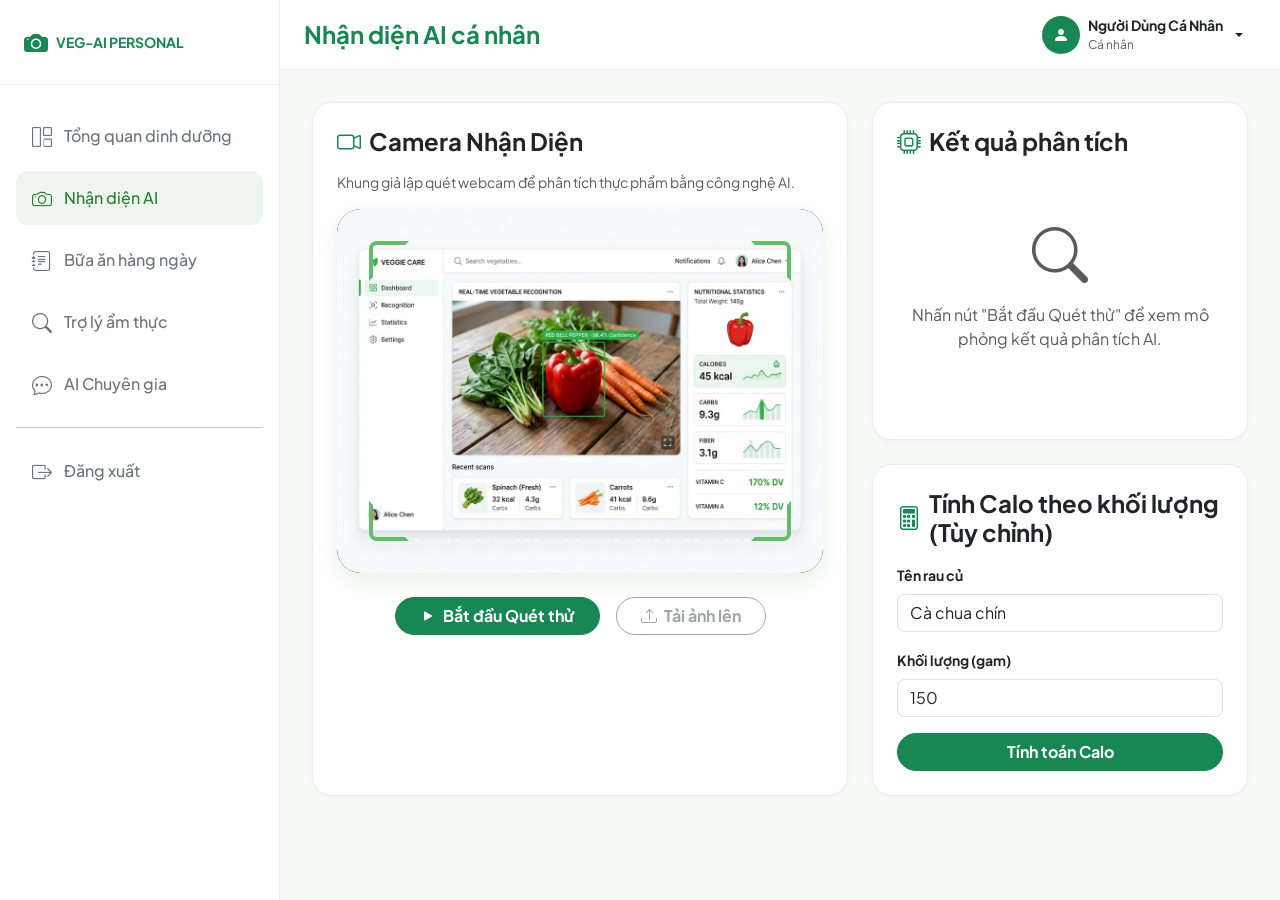
<file: user/scan.html>
<!DOCTYPE html>
<html lang="vi">
<head>
    <meta charset="UTF-8">
    <meta name="viewport" content="width=device-width, initial-scale=1.0">
    <title>Nhận diện AI - VEG-AI</title>
    <!-- Bootstrap CSS -->
    <link href="https://cdn.jsdelivr.net/npm/bootstrap@5.3.2/dist/css/bootstrap.min.css" rel="stylesheet">
    <link href="https://cdn.jsdelivr.net/npm/bootstrap-icons@1.11.1/font/bootstrap-icons.css" rel="stylesheet">
    <link href="../assets/css/style.css" rel="stylesheet">
</head>
<body>

    <div class="app-wrapper">
        <!-- Sidebar Navigation Drawer -->
        <aside class="sidebar">
            <div class="sidebar-header d-flex align-items-center gap-2">
                <i class="bi bi-camera-fill fs-4 text-success"></i>
                <span class="fw-bold small text-success">VEG-AI PERSONAL</span>
            </div>
            <div class="sidebar-menu">
                <a href="dashboard.html" class="sidebar-link"><i class="bi bi-grid-1x2"></i>Tổng quan dinh dưỡng</a>
                <a href="scan.html" class="sidebar-link active"><i class="bi bi-camera"></i>Nhận diện AI</a>
                <a href="reports.html" class="sidebar-link"><i class="bi bi-journal-text"></i>Bữa ăn hàng ngày</a>
                <a href="recipes.html" class="sidebar-link"><i class="bi bi-search"></i>Trợ lý ẩm thực</a>
                <a href="chat.html" class="sidebar-link"><i class="bi bi-chat-dots"></i>AI Chuyên gia</a>
                <hr>
                <a href="#" class="sidebar-link btn-logout-trigger"><i class="bi bi-box-arrow-right"></i>Đăng xuất</a>
            </div>
        </aside>

        <!-- Main Panel Content -->
        <div class="main-content">
            <header class="top-navbar">
                <button class="btn d-lg-none" type="button" data-bs-toggle="offcanvas" data-bs-target="#mobileSidebar">
                    <i class="bi bi-list fs-3"></i>
                </button>
                <h4 class="fw-bold text-success mb-0 d-none d-sm-block">Nhận diện AI cá nhân</h4>
                <div class="dropdown">
                    <button class="btn d-flex align-items-center gap-2 dropdown-toggle" type="button" data-bs-toggle="dropdown">
                        <div class="rounded-circle bg-success text-white d-flex align-items-center justify-content-center" style="width: 38px; height: 38px;">
                            <i class="bi bi-person-fill"></i>
                        </div>
                        <div class="text-start d-none d-sm-block">
                            <div class="fw-bold small current-username">Người Dùng Cá Nhân</div>
                            <div class="text-muted small" style="font-size: 0.75rem;"><span class="current-role">Cá nhân</span></div>
                        </div>
                    </button>
                    <ul class="dropdown-menu dropdown-menu-end shadow border-0 mt-2">
                        <li><a class="dropdown-item" href="#"><i class="bi bi-person me-2"></i>Hồ sơ</a></li>
                        <li><a class="dropdown-item" href="#"><i class="bi bi-gear me-2"></i>Cài đặt</a></li>
                        <li><hr class="dropdown-divider"></li>
                        <li><a class="dropdown-item btn-logout-trigger" href="#"><i class="bi bi-box-arrow-right me-2"></i>Đăng xuất</a></li>
                    </ul>
                </div>
            </header>

            <main class="content-body">
                <div class="row g-4">
                    <!-- Left: Camera Mockup -->
                    <div class="col-xl-7 col-lg-6">
                        <div class="card card-premium p-4 h-100">
                            <h4 class="fw-bold mb-3 d-flex align-items-center gap-2">
                                <i class="bi bi-camera-video text-success"></i> Camera Nhận Diện
                            </h4>
                            <p class="text-muted small">Khung giả lập quét webcam để phân tích thực phẩm bằng công nghệ AI.</p>
                            
                            <div class="camera-container mb-4 position-relative">
                                <img src="../assets/images/hero.png" class="camera-feed" alt="Camera Mock Live Feed">
                                <div class="camera-overlay">
                                    <div class="camera-overlay-bottom-left"></div>
                                    <div class="camera-overlay-bottom-right"></div>
                                </div>
                            </div>

                            <div class="d-flex flex-wrap justify-content-center gap-3">
                                <button id="btnMockScan" class="btn btn-success rounded-pill px-4 fw-bold">
                                    <i class="bi bi-play-fill me-1"></i> Bắt đầu Quét thử
                                </button>
                                <button class="btn btn-outline-secondary rounded-pill px-4 fw-bold" disabled>
                                    <i class="bi bi-upload me-1"></i> Tải ảnh lên
                                </button>
                            </div>
                        </div>
                    </div>

                    <!-- Right: Results & Calculator -->
                    <div class="col-xl-5 col-lg-6">
                        <!-- AI Result details -->
                        <div class="card card-premium p-4 mb-4">
                            <h4 class="fw-bold mb-3 d-flex align-items-center gap-2">
                                <i class="bi bi-cpu text-success"></i> Kết quả phân tích
                            </h4>
                            
                            <div id="aiEmptyState" class="text-center py-5">
                                <i class="bi bi-search text-muted display-4 mb-3 d-block"></i>
                                <p class="text-muted">Nhấn nút "Bắt đầu Quét thử" để xem mô phỏng kết quả phân tích AI.</p>
                            </div>

                            <div id="aiResultState" class="d-none">
                                <div class="d-flex justify-content-between align-items-center mb-3">
                                    <h3 class="fw-bold text-success mb-0">Cà chua chín</h3>
                                    <span class="badge bg-success rounded-pill">98% Match</span>
                                </div>

                                <div class="mb-4">
                                    <label class="form-label small fw-bold d-flex justify-content-between">
                                        <span>Độ tươi ngon</span>
                                        <span>92% (Rất tốt)</span>
                                    </label>
                                    <div class="progress rounded-pill" style="height: 10px;">
                                        <div class="progress-bar bg-success" role="progressbar" style="width: 92%;"></div>
                                    </div>
                                </div>

                                <h5 class="fw-bold mb-2">Giá trị dinh dưỡng (mỗi 100g)</h5>
                                <div class="table-responsive mb-4">
                                    <table class="table table-bordered table-sm text-center mb-0">
                                        <thead class="table-light">
                                            <tr>
                                                <th>Calo</th>
                                                <th>Protein</th>
                                                <th>Carbs</th>
                                                <th>Chất béo</th>
                                            </tr>
                                        </thead>
                                        <tbody>
                                            <tr>
                                                <td>18 kcal</td>
                                                <td>0.9g</td>
                                                <td>3.9g</td>
                                                <td>0.2g</td>
                                            </tr>
                                        </tbody>
                                    </table>
                                </div>

                                <div class="accordion" id="infoAccordion">
                                    <div class="accordion-item">
                                        <h2 class="accordion-header">
                                            <button class="accordion-button" type="button" data-bs-toggle="collapse" data-bs-target="#collapsePreserve">
                                                Cách bảo quản tốt nhất
                                            </button>
                                        </h2>
                                        <div id="collapsePreserve" class="accordion-collapse collapse show" data-bs-parent="#infoAccordion">
                                            <div class="accordion-body text-muted small">
                                                Bảo quản ngăn mát tủ lạnh (4-6°C), tránh để chung với táo chuối vì làm nhanh chín.
                                            </div>
                                        </div>
                                    </div>
                                    <div class="accordion-item">
                                        <h2 class="accordion-header">
                                            <button class="accordion-button" type="button" data-bs-toggle="collapse" data-bs-target="#collapseRecipe">
                                                Gợi ý các món ăn
                                            </button>
                                        </h2>
                                        <div id="collapseRecipe" class="accordion-collapse collapse" data-bs-parent="#infoAccordion">
                                            <div class="accordion-body text-muted small">
                                                <ul>
                                                    <li>Canh cà chua nấu trứng</li>
                                                    <li>Salad sốt mè rang</li>
                                                    <li>Nước ép cà chua tươi</li>
                                                </ul>
                                            </div>
                                        </div>
                                    </div>
                                </div>
                            </div>
                        </div>

                        <!-- Calorie calculator form -->
                        <div class="card card-premium p-4">
                            <h4 class="fw-bold mb-3 d-flex align-items-center gap-2">
                                <i class="bi bi-calculator text-success"></i> Tính Calo theo khối lượng (Tùy chỉnh)
                            </h4>
                            <form>
                                <div class="mb-3">
                                    <label class="form-label fw-bold small">Tên rau củ</label>
                                    <input type="text" id="calName" class="form-control rounded-3" value="Cà chua chín" placeholder="Ví dụ: Cà chua, Khoai tây...">
                                </div>
                                <div class="mb-3">
                                    <label class="form-label fw-bold small">Khối lượng (gam)</label>
                                    <input type="number" id="calWeight" class="form-control rounded-3" value="150" min="1" placeholder="Nhập khối lượng">
                                </div>
                                <button type="button" id="btnCalcDemo" class="btn btn-success w-100 py-2.5 rounded-pill fw-bold">Tính toán Calo</button>
                            </form>
                            <div id="calCalcResult" class="alert alert-info d-none mt-3 mb-0" role="alert">
                                <strong>150g Cà chua chín</strong> chứa khoảng <strong>27 Calo</strong>
                            </div>
                        </div>
                    </div>
                </div>
            </main>
        </div>
    </div>

    <!-- Offcanvas Mobile Navigation -->
    <div class="offcanvas offcanvas-start" tabindex="-1" id="mobileSidebar" aria-labelledby="mobileSidebarLabel">
        <div class="offcanvas-header border-bottom">
            <h5 class="offcanvas-title fw-bold" id="mobileSidebarLabel" style="color: var(--primary);">VEG-AI</h5>
            <button type="button" class="btn-close text-reset" data-bs-dismiss="offcanvas" aria-label="Close"></button>
        </div>
        <div class="offcanvas-body p-0">
            <div class="sidebar" style="width: 100%; border: none;">
                <div class="sidebar-header d-flex align-items-center gap-2">
                    <i class="bi bi-camera-fill fs-4 text-success"></i>
                    <span class="fw-bold small text-success">VEG-AI PERSONAL</span>
                </div>
                <div class="sidebar-menu">
                    <a href="dashboard.html" class="sidebar-link"><i class="bi bi-grid-1x2"></i>Tổng quan dinh dưỡng</a>
                    <a href="scan.html" class="sidebar-link active"><i class="bi bi-camera"></i>Nhận diện AI</a>
                    <a href="reports.html" class="sidebar-link"><i class="bi bi-journal-text"></i>Bữa ăn hàng ngày</a>
                    <a href="recipes.html" class="sidebar-link"><i class="bi bi-search"></i>Trợ lý ẩm thực</a>
                    <a href="chat.html" class="sidebar-link"><i class="bi bi-chat-dots"></i>AI Chuyên gia</a>
                    <hr>
                    <a href="#" class="sidebar-link btn-logout-trigger"><i class="bi bi-box-arrow-right"></i>Đăng xuất</a>
                </div>
            </div>
        </div>
    </div>

    <!-- Bootstrap JS Bundle -->
    <script src="https://cdn.jsdelivr.net/npm/bootstrap@5.3.2/dist/js/bootstrap.bundle.min.js"></script>
    <script src="../assets/js/app.js"></script>

    <script>
        document.addEventListener("DOMContentLoaded", () => {
            // Action mock scans
            document.getElementById("btnMockScan").addEventListener("click", function() {
                document.getElementById("aiEmptyState").classList.add("d-none");
                document.getElementById("aiResultState").classList.remove("d-none");
            });

            // Dynamic Calorie Calculator
            document.getElementById("btnCalcDemo").addEventListener("click", function() {
                const name = document.getElementById("calName").value.trim() || "Rau củ";
                const weightVal = parseFloat(document.getElementById("calWeight").value) || 0;
                
                const lowerName = name.toLowerCase();
                let calPerGram = 0.3; // default rate
                if (lowerName.includes("cà chua") || lowerName.includes("tomato")) {
                    calPerGram = 0.18;
                } else if (lowerName.includes("bông cải") || lowerName.includes("broccoli") || lowerName.includes("súp lơ")) {
                    calPerGram = 0.34;
                } else if (lowerName.includes("khoai tây") || lowerName.includes("potato")) {
                    calPerGram = 0.77;
                } else if (lowerName.includes("cà rốt") || lowerName.includes("carrot")) {
                    calPerGram = 0.41;
                }
                
                const calResult = Math.round(weightVal * calPerGram);
                const resultBox = document.getElementById("calCalcResult");
                resultBox.innerHTML = `<strong>${weightVal}g ${name}</strong> chứa khoảng <strong>${calResult} Calo</strong>`;
                resultBox.classList.remove("d-none");
            });
        });
    </script>
</body>
</html>
</file>
<file: assets/css/style.css>
/* Google Fonts Import */
@import url('https://fonts.googleapis.com/css2?family=Plus+Jakarta+Sans:wght@300;400;500;600;700;800&display=swap');

:root {
    --primary: #2E7D32;
    --primary-light: #4caf50;
    --primary-dark: #1b5e20;
    --accent: #66BB6A;
    --bg-light: #F7F9F7;
    --bg-card: #ffffff;
    --text-main: #212529;
    --text-muted: #6c757d;
    --warning: #FFA726;
    --danger: #E53935;
    --success: #2E7D32;
    --border-color: #e9ecef;
    --shadow-sm: 0 2px 4px rgba(46, 125, 50, 0.04);
    --shadow-md: 0 4px 12px rgba(46, 125, 50, 0.08);
    --shadow-lg: 0 8px 24px rgba(46, 125, 50, 0.12);
    --transition: all 0.3s cubic-bezier(0.4, 0, 0.2, 1);
}

body {
    font-family: 'Plus Jakarta Sans', sans-serif;
    background-color: var(--bg-light);
    color: var(--text-main);
    overflow-x: hidden;
}

/* Scrollbar Customization */
::-webkit-scrollbar {
    width: 6px;
    height: 6px;
}
::-webkit-scrollbar-track {
    background: transparent;
}
::-webkit-scrollbar-thumb {
    background: #cddc3960;
    border-radius: 10px;
}
::-webkit-scrollbar-thumb:hover {
    background: var(--accent);
}

/* Sidebar Styling */
.app-wrapper {
    display: flex;
    min-height: 100vh;
}

.sidebar {
    width: 280px;
    background-color: #ffffff;
    border-right: 1px solid var(--border-color);
    flex-shrink: 0;
    z-index: 100;
    display: flex;
    flex-direction: column;
    transition: var(--transition);
}

.sidebar-header {
    padding: 1.5rem;
    border-bottom: 1px solid var(--border-color);
}

.sidebar-menu {
    padding: 1.5rem 1rem;
    flex-grow: 1;
    overflow-y: auto;
}

.sidebar-link {
    display: flex;
    align-items: center;
    padding: 0.75rem 1rem;
    color: var(--text-muted);
    text-decoration: none;
    border-radius: 12px;
    margin-bottom: 0.5rem;
    font-weight: 500;
    transition: var(--transition);
}

.sidebar-link i {
    font-size: 1.25rem;
    margin-right: 0.75rem;
}

.sidebar-link:hover, .sidebar-link.active {
    background-color: rgba(46, 125, 50, 0.08);
    color: var(--primary);
}

.main-content {
    flex-grow: 1;
    min-width: 0;
    display: flex;
    flex-direction: column;
    height: 100vh;
    overflow-y: auto;
}

.top-navbar {
    height: 70px;
    background-color: #ffffff;
    border-bottom: 1px solid var(--border-color);
    padding: 0 1.5rem;
    display: flex;
    align-items: center;
    justify-content: space-between;
    flex-shrink: 0;
}

.content-body {
    padding: 2rem;
    flex-grow: 1;
}

/* Premium Card Styles */
.card-premium {
    background: var(--bg-card);
    border: 1px solid var(--border-color);
    border-radius: 20px;
    box-shadow: var(--shadow-sm);
    transition: var(--transition);
    overflow: hidden;
}

.card-premium:hover {
    box-shadow: var(--shadow-md);
    transform: translateY(-2px);
}

/* Camera Containers */
.camera-container {
    position: relative;
    border-radius: 24px;
    overflow: hidden;
    background: #000000;
    box-shadow: var(--shadow-lg);
    aspect-ratio: 4/3;
    max-width: 640px;
    margin: 0 auto;
}

.camera-feed {
    width: 100%;
    height: 100%;
    object-fit: cover;
}

.camera-overlay {
    position: absolute;
    inset: 0;
    border: 2px dashed rgba(255, 255, 255, 0.4);
    margin: 2rem;
    border-radius: 16px;
    pointer-events: none;
    display: flex;
    align-items: center;
    justify-content: center;
}

.camera-overlay::before {
    content: '';
    position: absolute;
    width: 40px;
    height: 40px;
    border: 4px solid var(--accent);
    top: -2px; left: -2px;
    border-right-color: transparent;
    border-bottom-color: transparent;
    border-radius: 8px 0 0 0;
}
.camera-overlay::after {
    content: '';
    position: absolute;
    width: 40px;
    height: 40px;
    border: 4px solid var(--accent);
    top: -2px; right: -2px;
    border-left-color: transparent;
    border-bottom-color: transparent;
    border-radius: 0 8px 0 0;
}
.camera-overlay-bottom-left {
    position: absolute;
    width: 40px;
    height: 40px;
    border: 4px solid var(--accent);
    bottom: -2px; left: -2px;
    border-right-color: transparent;
    border-top-color: transparent;
    border-radius: 0 0 0 8px;
}
.camera-overlay-bottom-right {
    position: absolute;
    width: 40px;
    height: 40px;
    border: 4px solid var(--accent);
    bottom: -2px; right: -2px;
    border-left-color: transparent;
    border-top-color: transparent;
    border-radius: 0 0 8px 0;
}

/* Chat bubble styling */
.chat-box {
    height: 450px;
    overflow-y: auto;
    padding: 1.5rem;
    background: #f8faf9;
    border-radius: 16px;
}

.chat-bubble {
    max-width: 75%;
    padding: 1rem 1.25rem;
    border-radius: 20px;
    margin-bottom: 1rem;
    font-size: 0.95rem;
    line-height: 1.5;
    position: relative;
    box-shadow: 0 2px 4px rgba(0,0,0,0.02);
}

.chat-bubble.user {
    background-color: var(--primary);
    color: #ffffff;
    border-bottom-right-radius: 4px;
    margin-left: auto;
}

.chat-bubble.ai {
    background-color: #ffffff;
    color: var(--text-main);
    border-bottom-left-radius: 4px;
    margin-right: auto;
    border: 1px solid var(--border-color);
}

/* Typing indicator */
.typing-indicator span {
    height: 8px;
    width: 8px;
    float: left;
    margin: 0 2px;
    background-color: #9E9E9E;
    border-radius: 50%;
    animation: bounce 1.3s infinite both;
}
.typing-indicator span:nth-child(2) { animation-delay: .2s; }
.typing-indicator span:nth-child(3) { animation-delay: .4s; }

@keyframes bounce {
    0%, 80%, 100% { transform: scale(0); }
    40% { transform: scale(1.0); }
}

/* Autocomplete suggestion item */
.suggestion-list {
    position: absolute;
    z-index: 1000;
    width: 100%;
    max-height: 200px;
    overflow-y: auto;
    border-radius: 12px;
    box-shadow: var(--shadow-lg);
}

/* Custom Checkbox Toggle Decoration */
.checklist-item {
    cursor: pointer;
    transition: var(--transition);
    user-select: none;
}
.checklist-item.checked {
    text-decoration: line-through;
    color: var(--text-muted);
    opacity: 0.7;
}

/* Mobile Responsiveness Rules */
@media (max-width: 991.98px) {
    .sidebar {
        display: none;
    }
    .content-body {
        padding: 1rem;
    }
}
</file>
